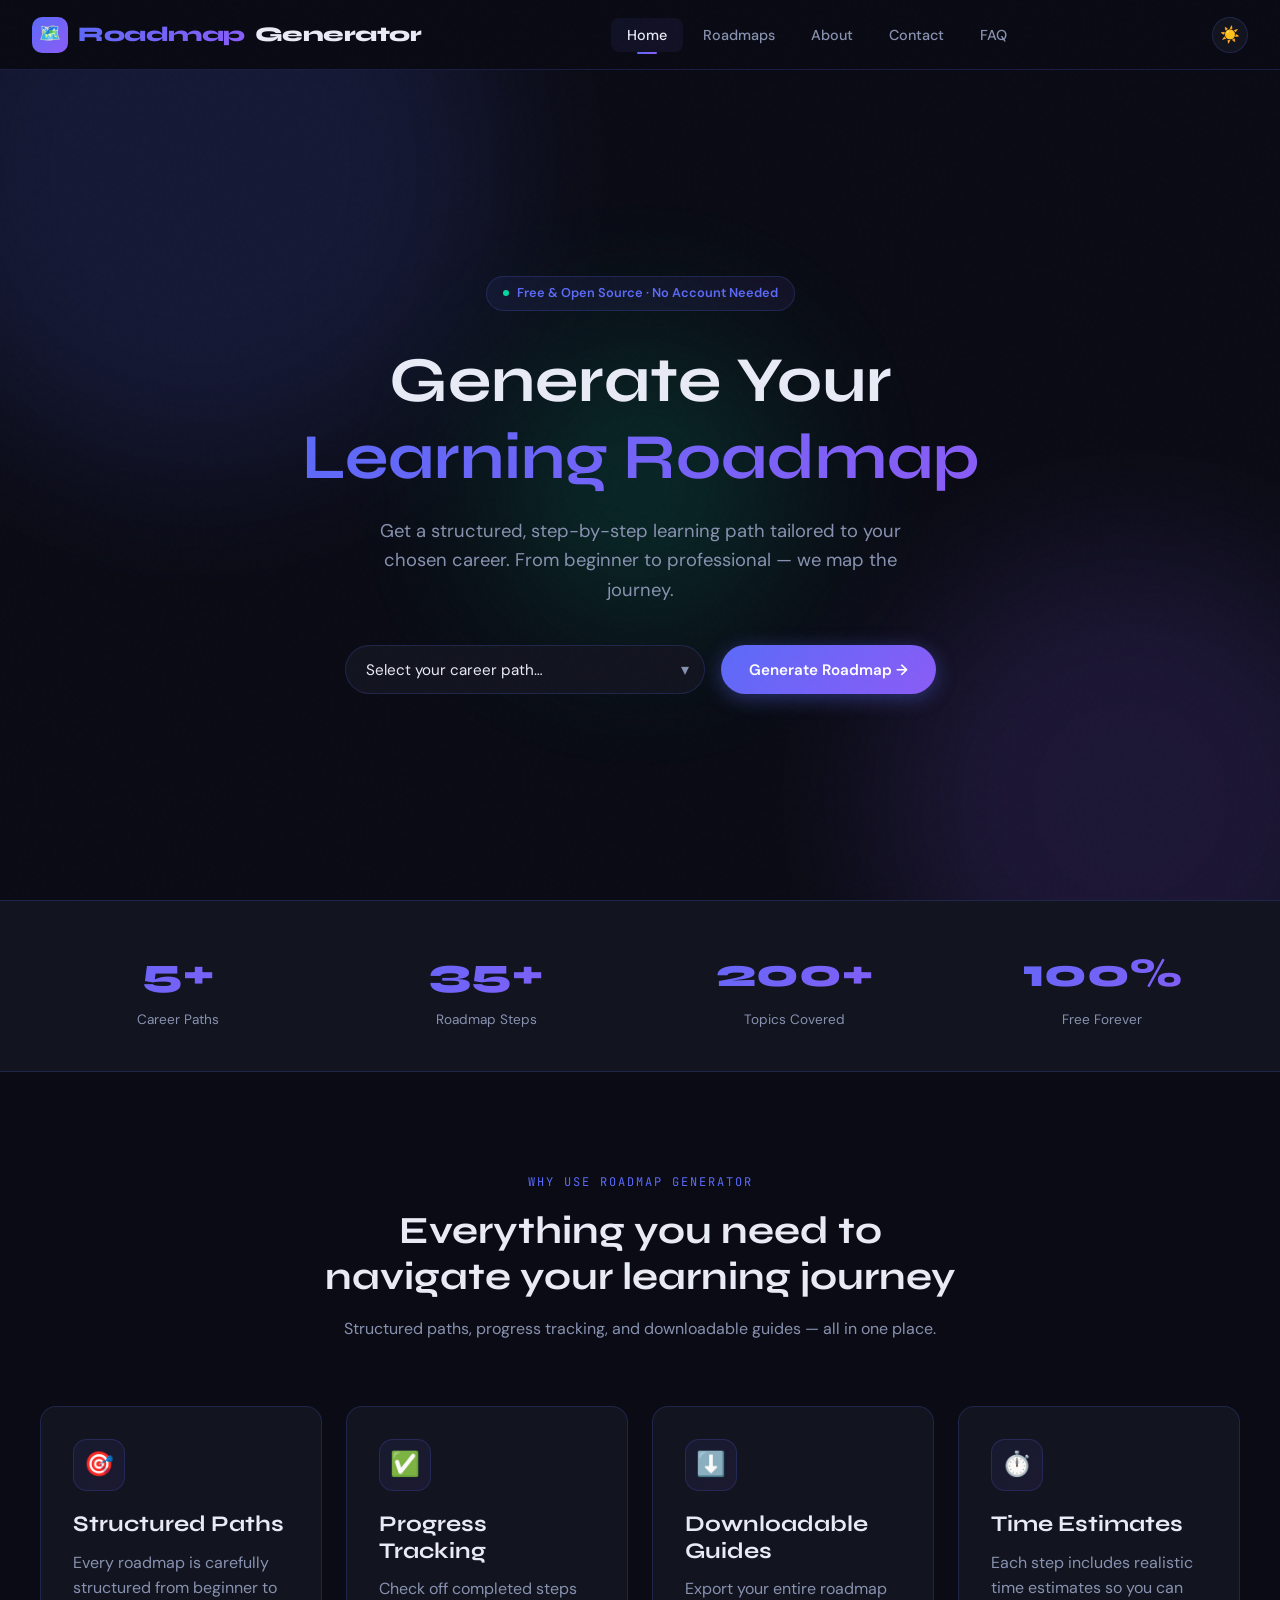
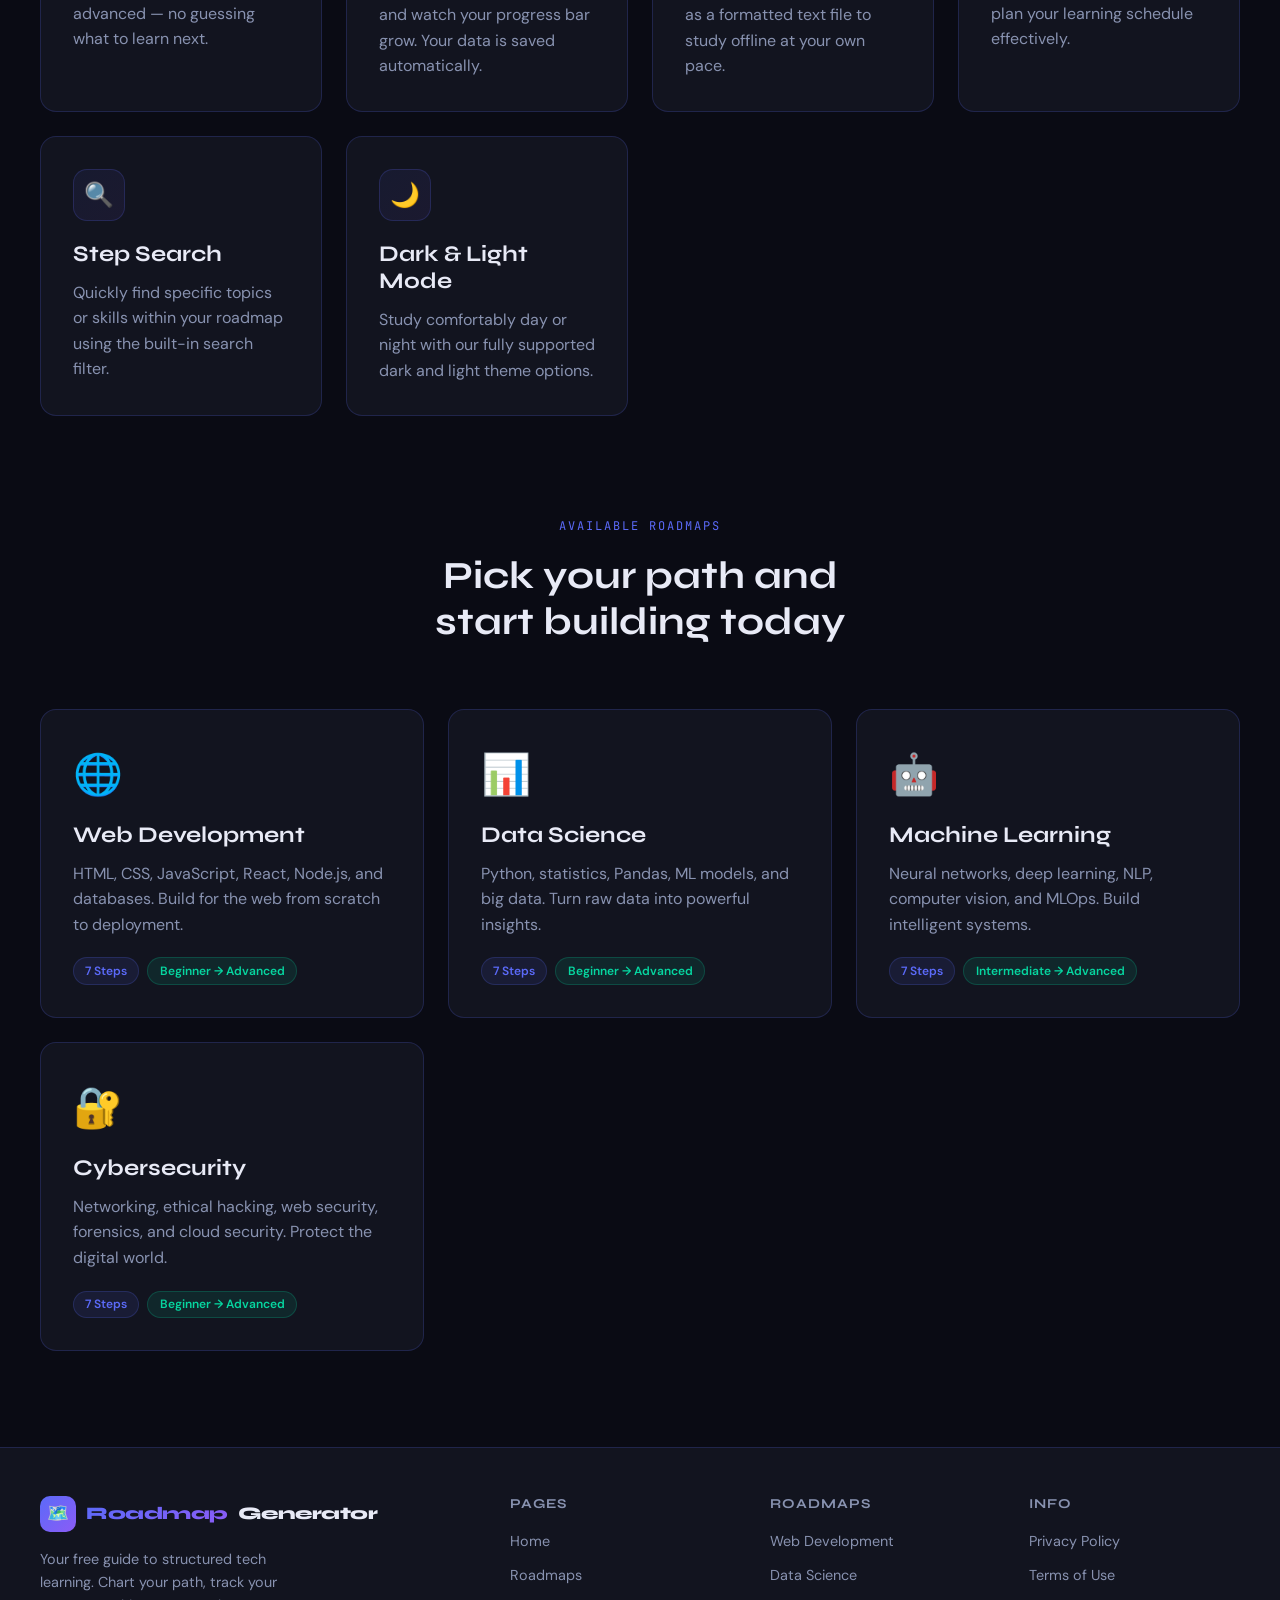
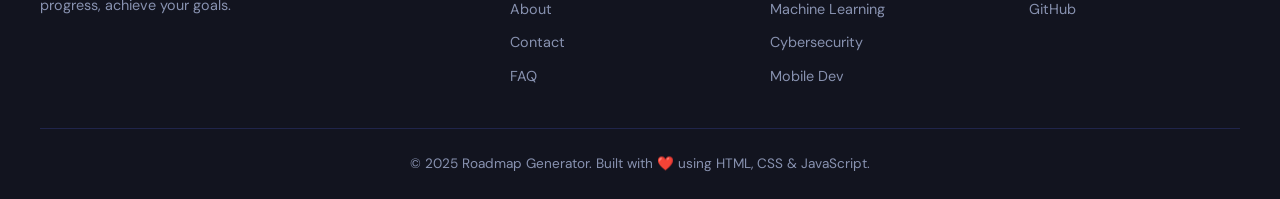
<file: roadmap-generator/index.html>
<!DOCTYPE html>
<html lang="en">
<head>
  <meta charset="UTF-8">
  <meta name="viewport" content="width=device-width, initial-scale=1.0">
  <title>Roadmap Generator — Chart Your Learning Path</title>
  <link rel="preconnect" href="https://fonts.googleapis.com">
  <link rel="preconnect" href="https://fonts.gstatic.com" crossorigin>
  <link href="https://fonts.googleapis.com/css2?family=Syne:wght@400;600;700;800&family=DM+Sans:ital,wght@0,300;0,400;0,500;0,600;1,400&family=JetBrains+Mono:wght@400;600&display=swap" rel="stylesheet">
  <link rel="stylesheet" href="css/style.css">
</head>
<body>

  <!-- NAVBAR -->
  <nav class="navbar">
    <a href="index.html" class="nav-logo">
      <div class="logo-icon">🗺️</div>
      <span>Roadmap</span>Generator
    </a>
    <ul class="nav-links">
      <li><a href="index.html" class="active">Home</a></li>
      <li><a href="roadmap.html">Roadmaps</a></li>
      <li><a href="about.html">About</a></li>
      <li><a href="contact.html">Contact</a></li>
      <li><a href="faq.html">FAQ</a></li>
    </ul>
    <div class="nav-actions">
      <button class="theme-toggle" aria-label="Toggle theme">☀️</button>
      <button class="hamburger" aria-label="Open menu">
        <span></span><span></span><span></span>
      </button>
    </div>
  </nav>

  <!-- MOBILE MENU -->
  <div class="mobile-menu">
    <a href="index.html" class="active">🏠 Home</a>
    <a href="roadmap.html">🗺️ Roadmaps</a>
    <a href="about.html">ℹ️ About</a>
    <a href="contact.html">✉️ Contact</a>
    <a href="faq.html">❓ FAQ</a>
  </div>

  <!-- HERO -->
  <section class="hero">
    <div class="hero-bg">
      <div class="hero-blob"></div>
      <div class="hero-blob"></div>
      <div class="hero-blob"></div>
    </div>
    <div class="hero-content">
      <div class="hero-badge">
        <span class="dot"></span>
        Free & Open Source · No Account Needed
      </div>
      <h1>
        Generate Your
        <span class="highlight">Learning Roadmap</span>
      </h1>
      <p>Get a structured, step-by-step learning path tailored to your chosen career. From beginner to professional — we map the journey.</p>

      <form class="hero-form" id="hero-form">
        <div class="select-wrapper">
          <select class="hero-select" id="career-select">
            <option value="">Select your career path…</option>
            <option value="web-dev">🌐 Web Development</option>
            <option value="data-science">📊 Data Science</option>
            <option value="machine-learning">🤖 Machine Learning</option>
            <option value="cybersecurity">🔐 Cybersecurity</option>
            <option value="mobile-dev">📱 Mobile App Development</option>
          </select>
        </div>
        <button type="submit" class="btn btn-primary">
          Generate Roadmap →
        </button>
      </form>
    </div>
  </section>

  <!-- STATS -->
  <div class="stats-bar">
    <div class="stats-grid container">
      <div class="stat-item">
        <div class="stat-num">5+</div>
        <div class="stat-label">Career Paths</div>
      </div>
      <div class="stat-item">
        <div class="stat-num">35+</div>
        <div class="stat-label">Roadmap Steps</div>
      </div>
      <div class="stat-item">
        <div class="stat-num">200+</div>
        <div class="stat-label">Topics Covered</div>
      </div>
      <div class="stat-item">
        <div class="stat-num">100%</div>
        <div class="stat-label">Free Forever</div>
      </div>
    </div>
  </div>

  <!-- FEATURES -->
  <section class="section">
    <div class="container">
      <div class="section-header">
        <div class="section-tag">Why Use Roadmap Generator</div>
        <h2>Everything you need to<br>navigate your learning journey</h2>
        <p>Structured paths, progress tracking, and downloadable guides — all in one place.</p>
      </div>

      <div class="grid-3">
        <div class="card reveal">
          <div class="card-icon">🎯</div>
          <h3>Structured Paths</h3>
          <p>Every roadmap is carefully structured from beginner to advanced — no guessing what to learn next.</p>
        </div>
        <div class="card reveal">
          <div class="card-icon">✅</div>
          <h3>Progress Tracking</h3>
          <p>Check off completed steps and watch your progress bar grow. Your data is saved automatically.</p>
        </div>
        <div class="card reveal">
          <div class="card-icon">⬇️</div>
          <h3>Downloadable Guides</h3>
          <p>Export your entire roadmap as a formatted text file to study offline at your own pace.</p>
        </div>
        <div class="card reveal">
          <div class="card-icon">⏱️</div>
          <h3>Time Estimates</h3>
          <p>Each step includes realistic time estimates so you can plan your learning schedule effectively.</p>
        </div>
        <div class="card reveal">
          <div class="card-icon">🔍</div>
          <h3>Step Search</h3>
          <p>Quickly find specific topics or skills within your roadmap using the built-in search filter.</p>
        </div>
        <div class="card reveal">
          <div class="card-icon">🌙</div>
          <h3>Dark & Light Mode</h3>
          <p>Study comfortably day or night with our fully supported dark and light theme options.</p>
        </div>
      </div>
    </div>
  </section>

  <!-- PATHS PREVIEW -->
  <section class="section" style="padding-top:0">
    <div class="container">
      <div class="section-header">
        <div class="section-tag">Available Roadmaps</div>
        <h2>Pick your path and<br>start building today</h2>
      </div>

      <div class="grid-2">
        <a href="roadmap.html?career=web-dev" style="display:block">
          <div class="card reveal" style="cursor:pointer">
            <div style="font-size:2.5rem;margin-bottom:1rem;">🌐</div>
            <h3>Web Development</h3>
            <p>HTML, CSS, JavaScript, React, Node.js, and databases. Build for the web from scratch to deployment.</p>
            <div style="margin-top:1.25rem;display:flex;gap:0.5rem;flex-wrap:wrap">
              <span class="badge badge-duration">7 Steps</span>
              <span class="badge badge-level">Beginner → Advanced</span>
            </div>
          </div>
        </a>
        <a href="roadmap.html?career=data-science" style="display:block">
          <div class="card reveal" style="cursor:pointer">
            <div style="font-size:2.5rem;margin-bottom:1rem;">📊</div>
            <h3>Data Science</h3>
            <p>Python, statistics, Pandas, ML models, and big data. Turn raw data into powerful insights.</p>
            <div style="margin-top:1.25rem;display:flex;gap:0.5rem;flex-wrap:wrap">
              <span class="badge badge-duration">7 Steps</span>
              <span class="badge badge-level">Beginner → Advanced</span>
            </div>
          </div>
        </a>
        <a href="roadmap.html?career=machine-learning" style="display:block">
          <div class="card reveal" style="cursor:pointer">
            <div style="font-size:2.5rem;margin-bottom:1rem;">🤖</div>
            <h3>Machine Learning</h3>
            <p>Neural networks, deep learning, NLP, computer vision, and MLOps. Build intelligent systems.</p>
            <div style="margin-top:1.25rem;display:flex;gap:0.5rem;flex-wrap:wrap">
              <span class="badge badge-duration">7 Steps</span>
              <span class="badge badge-level">Intermediate → Advanced</span>
            </div>
          </div>
        </a>
        <a href="roadmap.html?career=cybersecurity" style="display:block">
          <div class="card reveal" style="cursor:pointer">
            <div style="font-size:2.5rem;margin-bottom:1rem;">🔐</div>
            <h3>Cybersecurity</h3>
            <p>Networking, ethical hacking, web security, forensics, and cloud security. Protect the digital world.</p>
            <div style="margin-top:1.25rem;display:flex;gap:0.5rem;flex-wrap:wrap">
              <span class="badge badge-duration">7 Steps</span>
              <span class="badge badge-level">Beginner → Advanced</span>
            </div>
          </div>
        </a>
      </div>
    </div>
  </section>

  <!-- FOOTER -->
  <footer>
    <div class="footer-grid">
      <div class="footer-brand">
        <div class="nav-logo" style="font-size:1.1rem">
          <div class="logo-icon">🗺️</div>
          <span>Roadmap</span>Generator
        </div>
        <p>Your free guide to structured tech learning. Chart your path, track your progress, achieve your goals.</p>
      </div>
      <div class="footer-col">
        <h4>Pages</h4>
        <ul>
          <li><a href="index.html">Home</a></li>
          <li><a href="roadmap.html">Roadmaps</a></li>
          <li><a href="about.html">About</a></li>
          <li><a href="contact.html">Contact</a></li>
          <li><a href="faq.html">FAQ</a></li>
        </ul>
      </div>
      <div class="footer-col">
        <h4>Roadmaps</h4>
        <ul>
          <li><a href="roadmap.html?career=web-dev">Web Development</a></li>
          <li><a href="roadmap.html?career=data-science">Data Science</a></li>
          <li><a href="roadmap.html?career=machine-learning">Machine Learning</a></li>
          <li><a href="roadmap.html?career=cybersecurity">Cybersecurity</a></li>
          <li><a href="roadmap.html?career=mobile-dev">Mobile Dev</a></li>
        </ul>
      </div>
      <div class="footer-col">
        <h4>Info</h4>
        <ul>
          <li><a href="#">Privacy Policy</a></li>
          <li><a href="#">Terms of Use</a></li>
          <li><a href="#">GitHub</a></li>
        </ul>
      </div>
    </div>
    <div class="footer-bottom">
      <p>© 2025 Roadmap Generator. Built with ❤️ using HTML, CSS & JavaScript.</p>
    </div>
  </footer>

  <script src="js/script.js"></script>

  <!-- Watson Assistant Chat -->
  <script>
    window.watsonAssistantChatOptions = {
      integrationID: "6b8936a1-8582-4b87-83d7-07c305870dae",
      region: "au-syd",
      serviceInstanceID: "b8e806a7-3db3-4eb7-8526-0b4dfb004dbf",
      onLoad: async (instance) => { await instance.render(); }
    };
    setTimeout(function(){
      const t=document.createElement('script');
      t.src="https://web-chat.global.assistant.watson.appdomain.cloud/versions/" + (window.watsonAssistantChatOptions.clientVersion || 'latest') + "/WatsonAssistantChatEntry.js";
      document.head.appendChild(t);
    });
  </script>
</body>
</html>
</file>
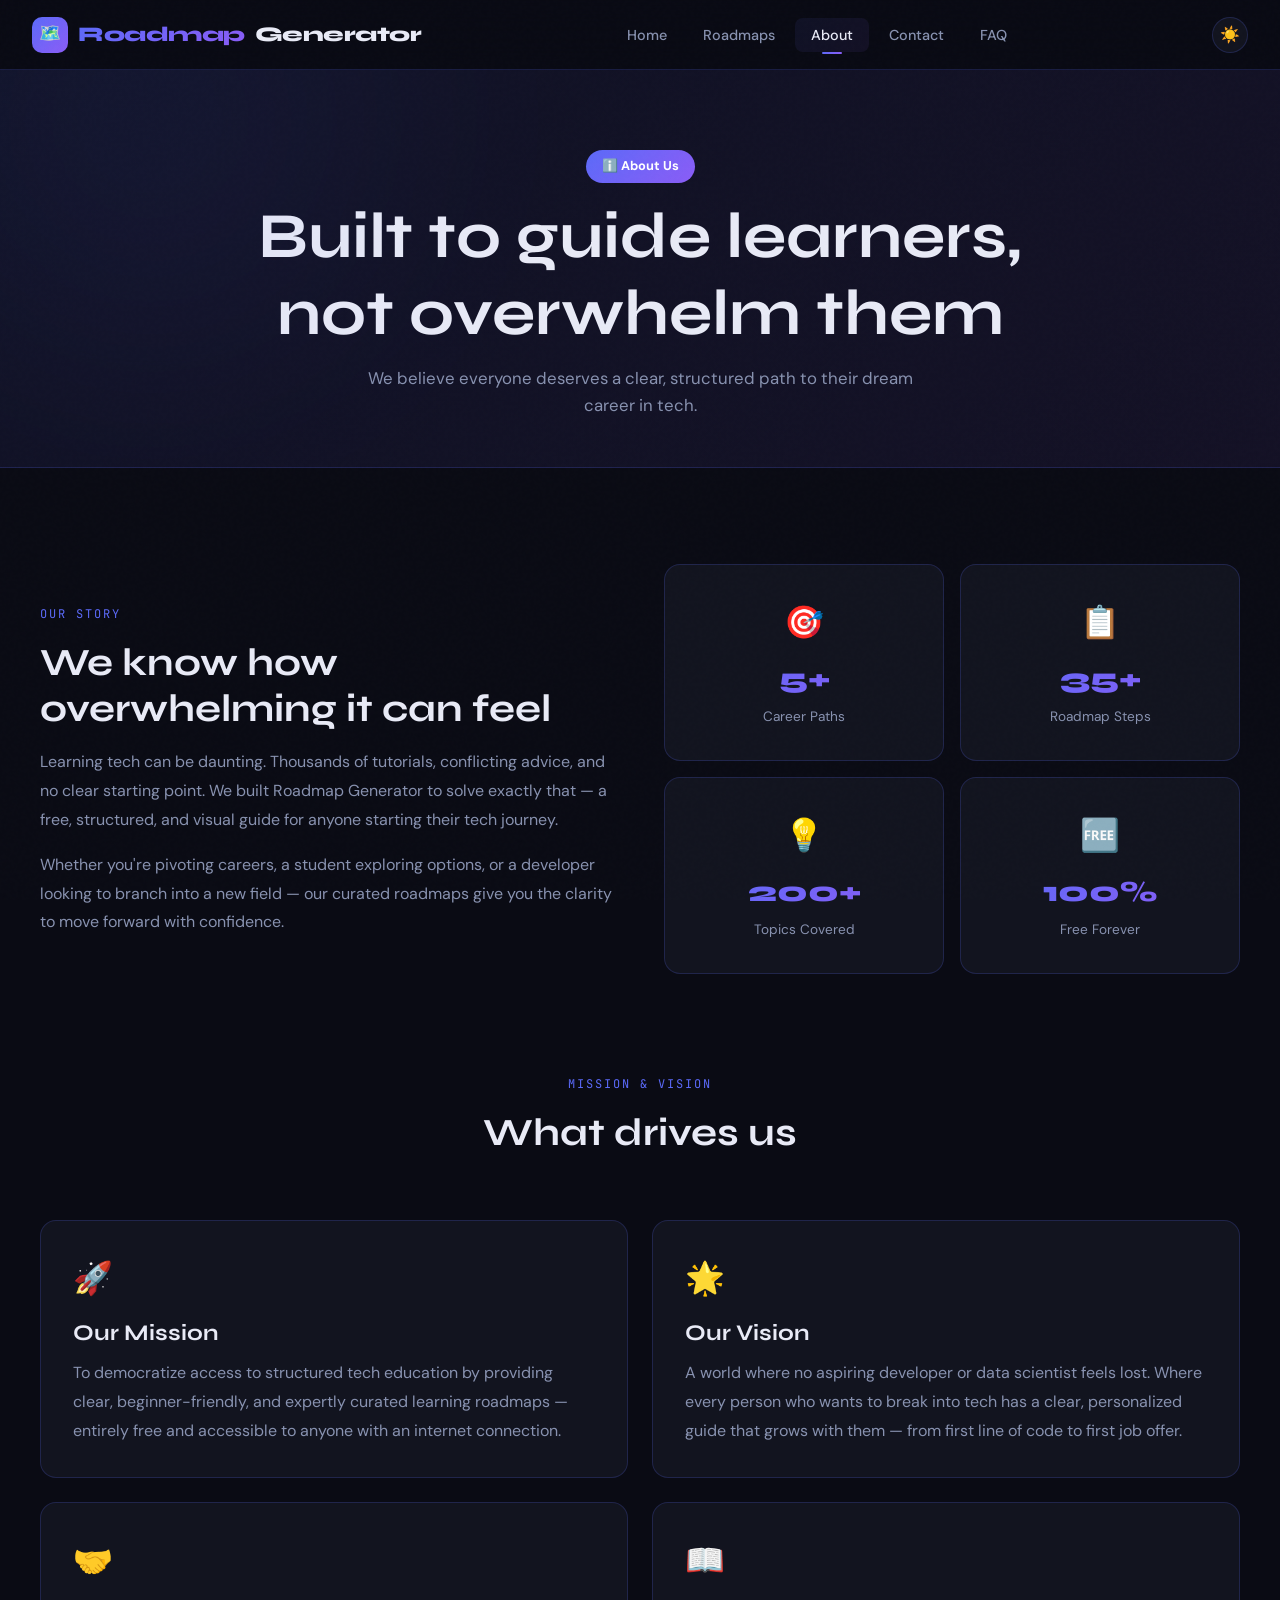
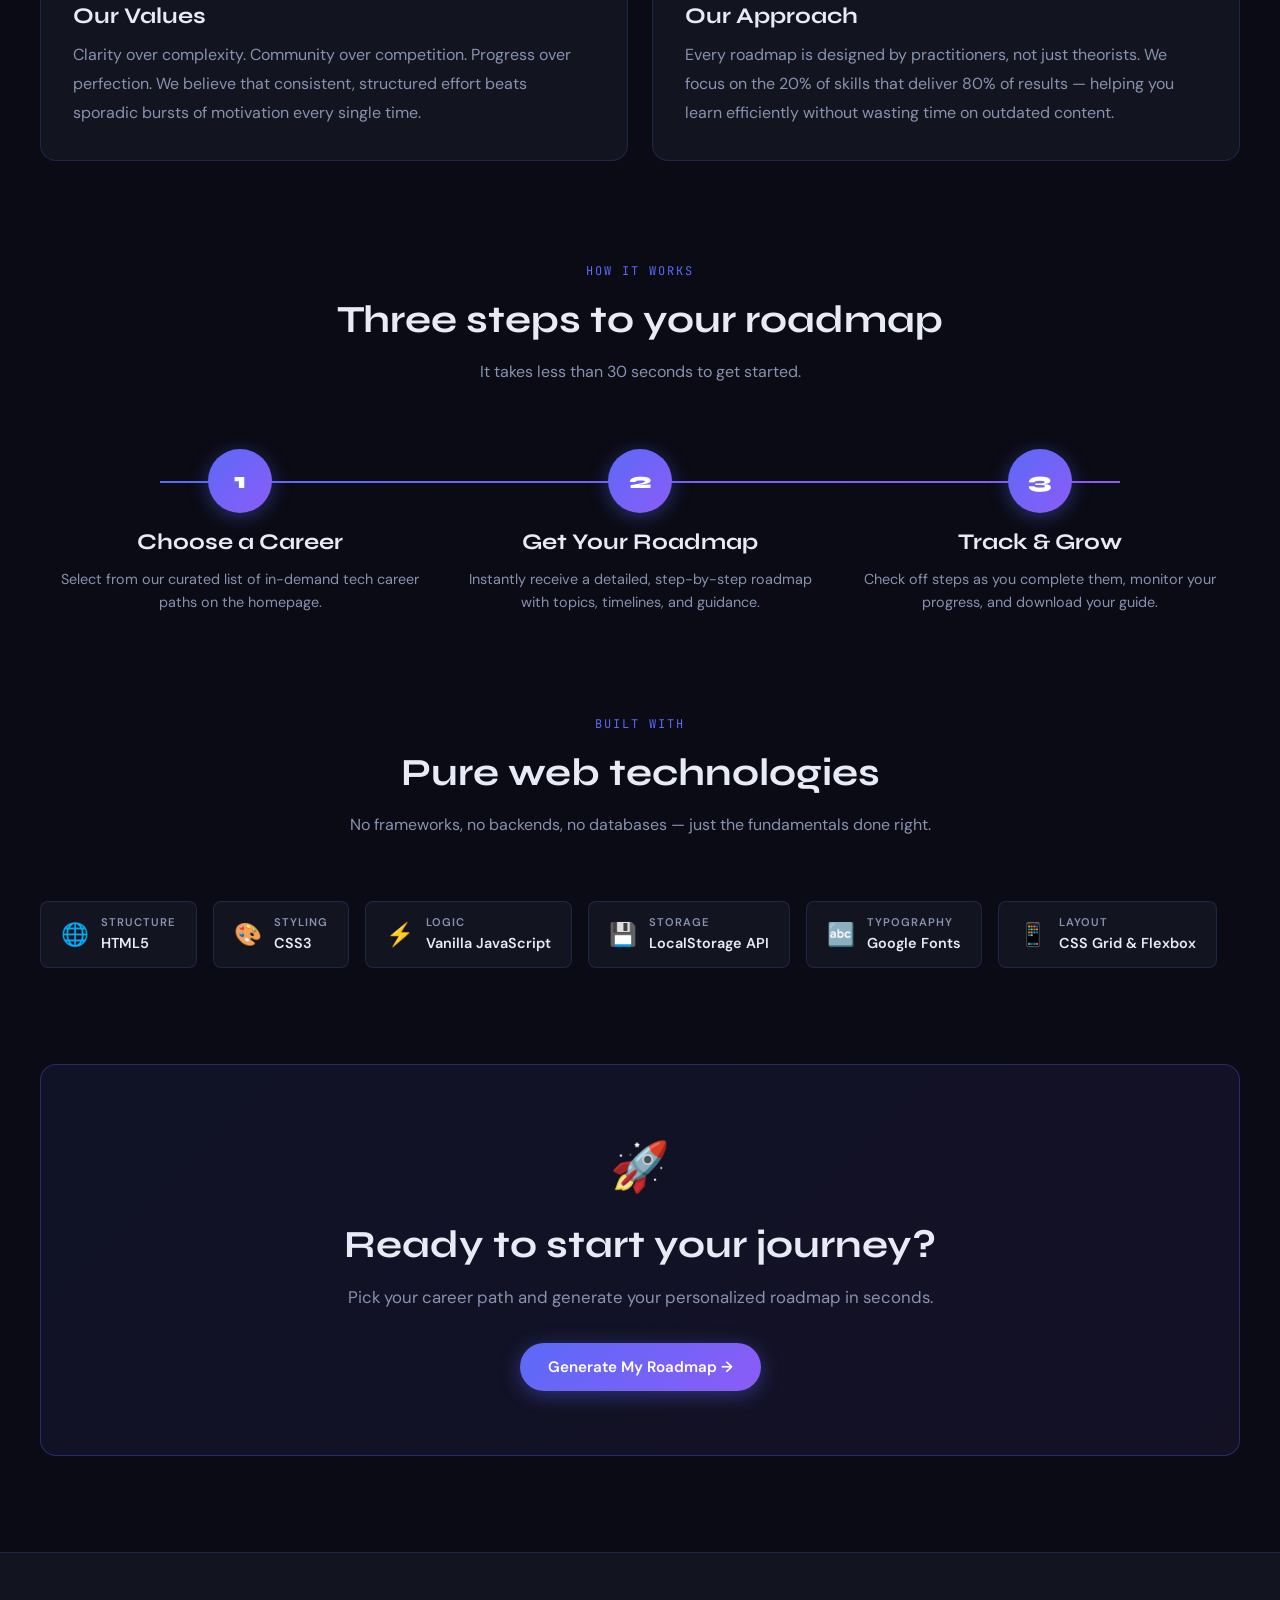
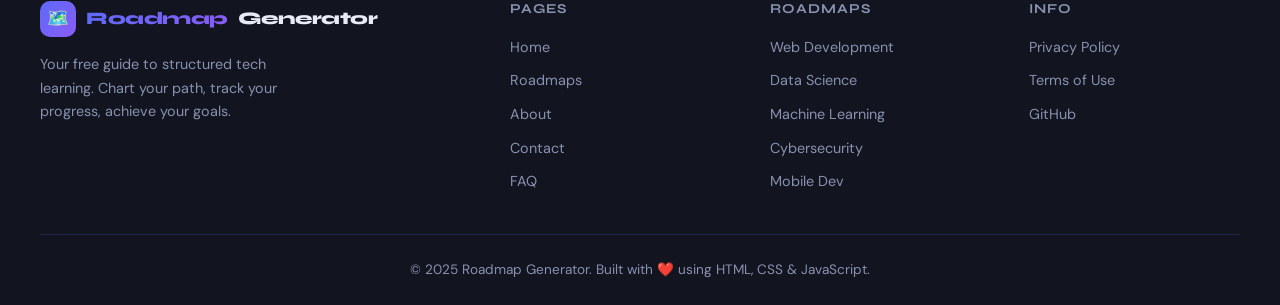
<file: roadmap-generator/about.html>
<!DOCTYPE html>
<html lang="en">
<head>
  <meta charset="UTF-8">
  <meta name="viewport" content="width=device-width, initial-scale=1.0">
  <title>About — Roadmap Generator</title>
  <link rel="preconnect" href="https://fonts.googleapis.com">
  <link rel="preconnect" href="https://fonts.gstatic.com" crossorigin>
  <link href="https://fonts.googleapis.com/css2?family=Syne:wght@400;600;700;800&family=DM+Sans:ital,wght@0,300;0,400;0,500;0,600;1,400&family=JetBrains+Mono:wght@400;600&display=swap" rel="stylesheet">
  <link rel="stylesheet" href="css/style.css">
</head>
<body>

  <!-- NAVBAR -->
  <nav class="navbar">
    <a href="index.html" class="nav-logo">
      <div class="logo-icon">🗺️</div>
      <span>Roadmap</span>Generator
    </a>
    <ul class="nav-links">
      <li><a href="index.html">Home</a></li>
      <li><a href="roadmap.html">Roadmaps</a></li>
      <li><a href="about.html" class="active">About</a></li>
      <li><a href="contact.html">Contact</a></li>
      <li><a href="faq.html">FAQ</a></li>
    </ul>
    <div class="nav-actions">
      <button class="theme-toggle" aria-label="Toggle theme">☀️</button>
      <button class="hamburger" aria-label="Open menu">
        <span></span><span></span><span></span>
      </button>
    </div>
  </nav>

  <!-- MOBILE MENU -->
  <div class="mobile-menu">
    <a href="index.html">🏠 Home</a>
    <a href="roadmap.html">🗺️ Roadmaps</a>
    <a href="about.html" class="active">ℹ️ About</a>
    <a href="contact.html">✉️ Contact</a>
    <a href="faq.html">❓ FAQ</a>
  </div>

  <!-- PAGE HERO -->
  <div class="page-hero">
    <div class="career-badge">ℹ️ About Us</div>
    <h1>Built to guide learners,<br>not overwhelm them</h1>
    <p style="max-width:550px;margin:0.75rem auto 0;font-size:1.05rem;">We believe everyone deserves a clear, structured path to their dream career in tech.</p>
  </div>

  <!-- INTRO -->
  <section class="section">
    <div class="container">
      <div style="display:grid;grid-template-columns:1fr 1fr;gap:3rem;align-items:center" class="about-intro">
        <div class="reveal">
          <div class="section-tag">Our Story</div>
          <h2 style="margin-bottom:1rem">We know how overwhelming it can feel</h2>
          <p style="margin-bottom:1rem;font-size:1rem;line-height:1.8">Learning tech can be daunting. Thousands of tutorials, conflicting advice, and no clear starting point. We built Roadmap Generator to solve exactly that — a free, structured, and visual guide for anyone starting their tech journey.</p>
          <p style="font-size:1rem;line-height:1.8">Whether you're pivoting careers, a student exploring options, or a developer looking to branch into a new field — our curated roadmaps give you the clarity to move forward with confidence.</p>
        </div>
        <div class="reveal" style="display:grid;grid-template-columns:1fr 1fr;gap:1rem">
          <div class="card" style="text-align:center">
            <div style="font-size:2rem;margin-bottom:0.5rem">🎯</div>
            <div class="stat-num" style="font-size:1.8rem">5+</div>
            <div class="stat-label">Career Paths</div>
          </div>
          <div class="card" style="text-align:center">
            <div style="font-size:2rem;margin-bottom:0.5rem">📋</div>
            <div class="stat-num" style="font-size:1.8rem">35+</div>
            <div class="stat-label">Roadmap Steps</div>
          </div>
          <div class="card" style="text-align:center">
            <div style="font-size:2rem;margin-bottom:0.5rem">💡</div>
            <div class="stat-num" style="font-size:1.8rem">200+</div>
            <div class="stat-label">Topics Covered</div>
          </div>
          <div class="card" style="text-align:center">
            <div style="font-size:2rem;margin-bottom:0.5rem">🆓</div>
            <div class="stat-num" style="font-size:1.8rem">100%</div>
            <div class="stat-label">Free Forever</div>
          </div>
        </div>
      </div>
    </div>
  </section>

  <!-- MISSION & VISION -->
  <section class="section" style="padding-top:0">
    <div class="container">
      <div class="section-header">
        <div class="section-tag">Mission & Vision</div>
        <h2>What drives us</h2>
      </div>
      <div class="mission-grid reveal">
        <div class="mission-card">
          <div class="mission-icon">🚀</div>
          <h3 style="margin-bottom:0.75rem">Our Mission</h3>
          <p style="line-height:1.8">To democratize access to structured tech education by providing clear, beginner-friendly, and expertly curated learning roadmaps — entirely free and accessible to anyone with an internet connection.</p>
        </div>
        <div class="mission-card">
          <div class="mission-icon">🌟</div>
          <h3 style="margin-bottom:0.75rem">Our Vision</h3>
          <p style="line-height:1.8">A world where no aspiring developer or data scientist feels lost. Where every person who wants to break into tech has a clear, personalized guide that grows with them — from first line of code to first job offer.</p>
        </div>
        <div class="mission-card">
          <div class="mission-icon">🤝</div>
          <h3 style="margin-bottom:0.75rem">Our Values</h3>
          <p style="line-height:1.8">Clarity over complexity. Community over competition. Progress over perfection. We believe that consistent, structured effort beats sporadic bursts of motivation every single time.</p>
        </div>
        <div class="mission-card">
          <div class="mission-icon">📖</div>
          <h3 style="margin-bottom:0.75rem">Our Approach</h3>
          <p style="line-height:1.8">Every roadmap is designed by practitioners, not just theorists. We focus on the 20% of skills that deliver 80% of results — helping you learn efficiently without wasting time on outdated content.</p>
        </div>
      </div>
    </div>
  </section>

  <!-- HOW IT WORKS -->
  <section class="section" style="padding-top:0">
    <div class="container">
      <div class="section-header">
        <div class="section-tag">How It Works</div>
        <h2>Three steps to your roadmap</h2>
        <p>It takes less than 30 seconds to get started.</p>
      </div>

      <div class="steps-flow reveal">
        <div class="step-flow-item">
          <div class="step-flow-num">1</div>
          <h3 style="margin-bottom:0.75rem">Choose a Career</h3>
          <p style="font-size:0.9rem">Select from our curated list of in-demand tech career paths on the homepage.</p>
        </div>
        <div class="step-flow-item">
          <div class="step-flow-num">2</div>
          <h3 style="margin-bottom:0.75rem">Get Your Roadmap</h3>
          <p style="font-size:0.9rem">Instantly receive a detailed, step-by-step roadmap with topics, timelines, and guidance.</p>
        </div>
        <div class="step-flow-item">
          <div class="step-flow-num">3</div>
          <h3 style="margin-bottom:0.75rem">Track & Grow</h3>
          <p style="font-size:0.9rem">Check off steps as you complete them, monitor your progress, and download your guide.</p>
        </div>
      </div>
    </div>
  </section>

  <!-- TECH STACK -->
  <section class="section" style="padding-top:0">
    <div class="container">
      <div class="section-header">
        <div class="section-tag">Built With</div>
        <h2>Pure web technologies</h2>
        <p>No frameworks, no backends, no databases — just the fundamentals done right.</p>
      </div>
      <div class="tech-grid reveal">
        <div class="tech-badge">
          <span class="tech-emoji">🌐</span>
          <div>
            <div style="font-size:0.7rem;color:var(--text-muted);text-transform:uppercase;letter-spacing:1px">Structure</div>
            <div>HTML5</div>
          </div>
        </div>
        <div class="tech-badge">
          <span class="tech-emoji">🎨</span>
          <div>
            <div style="font-size:0.7rem;color:var(--text-muted);text-transform:uppercase;letter-spacing:1px">Styling</div>
            <div>CSS3</div>
          </div>
        </div>
        <div class="tech-badge">
          <span class="tech-emoji">⚡</span>
          <div>
            <div style="font-size:0.7rem;color:var(--text-muted);text-transform:uppercase;letter-spacing:1px">Logic</div>
            <div>Vanilla JavaScript</div>
          </div>
        </div>
        <div class="tech-badge">
          <span class="tech-emoji">💾</span>
          <div>
            <div style="font-size:0.7rem;color:var(--text-muted);text-transform:uppercase;letter-spacing:1px">Storage</div>
            <div>LocalStorage API</div>
          </div>
        </div>
        <div class="tech-badge">
          <span class="tech-emoji">🔤</span>
          <div>
            <div style="font-size:0.7rem;color:var(--text-muted);text-transform:uppercase;letter-spacing:1px">Typography</div>
            <div>Google Fonts</div>
          </div>
        </div>
        <div class="tech-badge">
          <span class="tech-emoji">📱</span>
          <div>
            <div style="font-size:0.7rem;color:var(--text-muted);text-transform:uppercase;letter-spacing:1px">Layout</div>
            <div>CSS Grid & Flexbox</div>
          </div>
        </div>
      </div>
    </div>
  </section>

  <!-- CTA -->
  <section class="section" style="padding-top:0">
    <div class="container">
      <div class="card reveal" style="text-align:center;padding:4rem;background:var(--gradient-bg);border-color:rgba(91,106,248,0.3)">
        <div style="font-size:3rem;margin-bottom:1rem">🚀</div>
        <h2 style="margin-bottom:1rem">Ready to start your journey?</h2>
        <p style="margin-bottom:2rem;font-size:1.05rem">Pick your career path and generate your personalized roadmap in seconds.</p>
        <a href="index.html" class="btn btn-primary">Generate My Roadmap →</a>
      </div>
    </div>
  </section>

  <!-- FOOTER -->
  <footer>
    <div class="footer-grid">
      <div class="footer-brand">
        <div class="nav-logo" style="font-size:1.1rem">
          <div class="logo-icon">🗺️</div>
          <span>Roadmap</span>Generator
        </div>
        <p>Your free guide to structured tech learning. Chart your path, track your progress, achieve your goals.</p>
      </div>
      <div class="footer-col">
        <h4>Pages</h4>
        <ul>
          <li><a href="index.html">Home</a></li>
          <li><a href="roadmap.html">Roadmaps</a></li>
          <li><a href="about.html">About</a></li>
          <li><a href="contact.html">Contact</a></li>
          <li><a href="faq.html">FAQ</a></li>
        </ul>
      </div>
      <div class="footer-col">
        <h4>Roadmaps</h4>
        <ul>
          <li><a href="roadmap.html?career=web-dev">Web Development</a></li>
          <li><a href="roadmap.html?career=data-science">Data Science</a></li>
          <li><a href="roadmap.html?career=machine-learning">Machine Learning</a></li>
          <li><a href="roadmap.html?career=cybersecurity">Cybersecurity</a></li>
          <li><a href="roadmap.html?career=mobile-dev">Mobile Dev</a></li>
        </ul>
      </div>
      <div class="footer-col">
        <h4>Info</h4>
        <ul>
          <li><a href="#">Privacy Policy</a></li>
          <li><a href="#">Terms of Use</a></li>
          <li><a href="#">GitHub</a></li>
        </ul>
      </div>
    </div>
    <div class="footer-bottom">
      <p>© 2025 Roadmap Generator. Built with ❤️ using HTML, CSS & JavaScript.</p>
    </div>
  </footer>

  <script src="js/script.js"></script>
  <style>
    @media (max-width: 768px) {
      .about-intro { grid-template-columns: 1fr !important; }
    }
  </style>

  <!-- Watson Assistant Chat -->
  <script>
    window.watsonAssistantChatOptions = {
      integrationID: "6b8936a1-8582-4b87-83d7-07c305870dae",
      region: "au-syd",
      serviceInstanceID: "b8e806a7-3db3-4eb7-8526-0b4dfb004dbf",
      onLoad: async (instance) => { await instance.render(); }
    };
    setTimeout(function(){
      const t=document.createElement('script');
      t.src="https://web-chat.global.assistant.watson.appdomain.cloud/versions/" + (window.watsonAssistantChatOptions.clientVersion || 'latest') + "/WatsonAssistantChatEntry.js";
      document.head.appendChild(t);
    });
  </script>
</body>
</html>
</file>
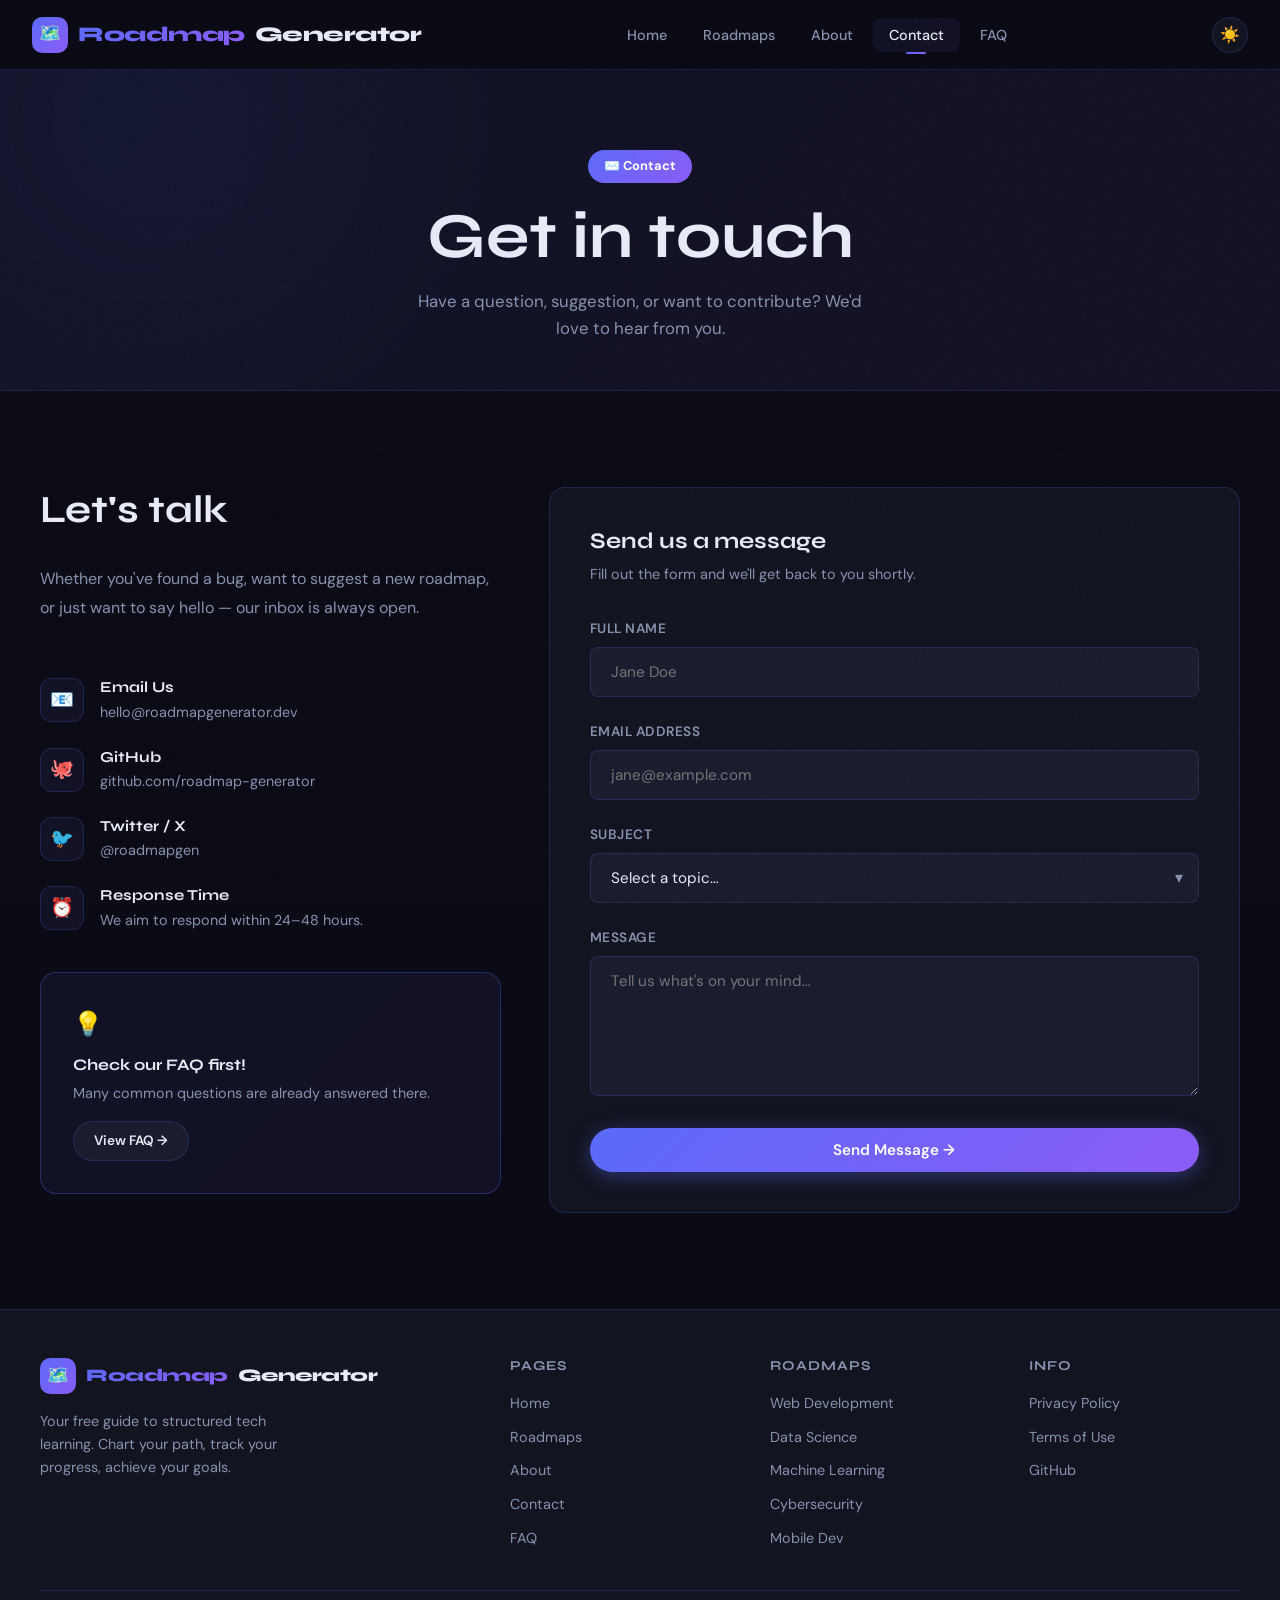
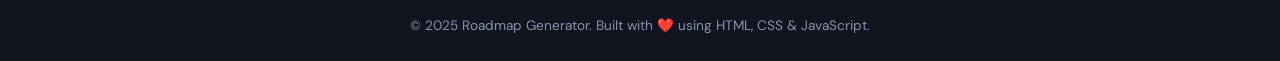
<file: roadmap-generator/contact.html>
<!DOCTYPE html>
<html lang="en">
<head>
  <meta charset="UTF-8">
  <meta name="viewport" content="width=device-width, initial-scale=1.0">
  <title>Contact — Roadmap Generator</title>
  <link rel="preconnect" href="https://fonts.googleapis.com">
  <link rel="preconnect" href="https://fonts.gstatic.com" crossorigin>
  <link href="https://fonts.googleapis.com/css2?family=Syne:wght@400;600;700;800&family=DM+Sans:ital,wght@0,300;0,400;0,500;0,600;1,400&family=JetBrains+Mono:wght@400;600&display=swap" rel="stylesheet">
  <link rel="stylesheet" href="css/style.css">
</head>
<body>

  <!-- NAVBAR -->
  <nav class="navbar">
    <a href="index.html" class="nav-logo">
      <div class="logo-icon">🗺️</div>
      <span>Roadmap</span>Generator
    </a>
    <ul class="nav-links">
      <li><a href="index.html">Home</a></li>
      <li><a href="roadmap.html">Roadmaps</a></li>
      <li><a href="about.html">About</a></li>
      <li><a href="contact.html" class="active">Contact</a></li>
      <li><a href="faq.html">FAQ</a></li>
    </ul>
    <div class="nav-actions">
      <button class="theme-toggle" aria-label="Toggle theme">☀️</button>
      <button class="hamburger" aria-label="Open menu">
        <span></span><span></span><span></span>
      </button>
    </div>
  </nav>

  <!-- MOBILE MENU -->
  <div class="mobile-menu">
    <a href="index.html">🏠 Home</a>
    <a href="roadmap.html">🗺️ Roadmaps</a>
    <a href="about.html">ℹ️ About</a>
    <a href="contact.html" class="active">✉️ Contact</a>
    <a href="faq.html">❓ FAQ</a>
  </div>

  <!-- PAGE HERO -->
  <div class="page-hero">
    <div class="career-badge">✉️ Contact</div>
    <h1>Get in touch</h1>
    <p style="max-width:480px;margin:0.75rem auto 0;font-size:1.05rem;">Have a question, suggestion, or want to contribute? We'd love to hear from you.</p>
  </div>

  <!-- CONTACT SECTION -->
  <section class="section">
    <div class="container">
      <div class="contact-grid">

        <!-- Contact Info -->
        <div class="contact-info reveal">
          <h2 style="margin-bottom:0.5rem">Let's talk</h2>
          <p style="margin-bottom:2rem;font-size:1rem;line-height:1.8">Whether you've found a bug, want to suggest a new roadmap, or just want to say hello — our inbox is always open.</p>

          <div class="contact-item">
            <div class="contact-item-icon">📧</div>
            <div>
              <h4>Email Us</h4>
              <p>hello@roadmapgenerator.dev</p>
            </div>
          </div>

          <div class="contact-item">
            <div class="contact-item-icon">🐙</div>
            <div>
              <h4>GitHub</h4>
              <p>github.com/roadmap-generator</p>
            </div>
          </div>

          <div class="contact-item">
            <div class="contact-item-icon">🐦</div>
            <div>
              <h4>Twitter / X</h4>
              <p>@roadmapgen</p>
            </div>
          </div>

          <div class="contact-item">
            <div class="contact-item-icon">⏰</div>
            <div>
              <h4>Response Time</h4>
              <p>We aim to respond within 24–48 hours.</p>
            </div>
          </div>

          <!-- FAQ CTA -->
          <div class="card" style="margin-top:1rem;background:var(--gradient-bg);border-color:rgba(91,106,248,0.3)">
            <div style="font-size:1.5rem;margin-bottom:0.75rem">💡</div>
            <h3 style="margin-bottom:0.5rem;font-size:1rem">Check our FAQ first!</h3>
            <p style="font-size:0.9rem;margin-bottom:1rem">Many common questions are already answered there.</p>
            <a href="faq.html" class="btn btn-secondary btn-sm">View FAQ →</a>
          </div>
        </div>

        <!-- Contact Form -->
        <div class="form-card reveal">
          <h3 style="margin-bottom:0.5rem">Send us a message</h3>
          <p style="font-size:0.9rem;margin-bottom:2rem">Fill out the form and we'll get back to you shortly.</p>

          <form id="contact-form">
            <div class="form-group">
              <label for="name">Full Name</label>
              <input type="text" id="name" placeholder="Jane Doe" autocomplete="name">
              <div class="form-error"></div>
            </div>
            <div class="form-group">
              <label for="email">Email Address</label>
              <input type="email" id="email" placeholder="jane@example.com" autocomplete="email">
              <div class="form-error"></div>
            </div>
            <div class="form-group">
              <label for="subject" style="display:block;font-size:0.85rem;font-weight:600;margin-bottom:0.5rem;color:var(--text-muted);text-transform:uppercase;letter-spacing:0.5px">Subject</label>
              <div style="position:relative">
                <select id="subject" style="width:100%;padding:0.85rem 2.5rem 0.85rem 1.25rem;background:var(--bg-card2);border:1px solid var(--border);border-radius:var(--radius-sm);color:var(--text);font-family:var(--font-body);font-size:0.95rem;appearance:none;transition:all var(--transition)">
                  <option value="">Select a topic…</option>
                  <option>Suggest a new roadmap</option>
                  <option>Report a bug</option>
                  <option>Feedback / improvement</option>
                  <option>Partnership / collaboration</option>
                  <option>Other</option>
                </select>
                <span style="position:absolute;right:1rem;top:50%;transform:translateY(-50%);color:var(--text-muted);pointer-events:none">▾</span>
              </div>
            </div>
            <div class="form-group">
              <label for="message">Message</label>
              <textarea id="message" placeholder="Tell us what's on your mind…"></textarea>
              <div class="form-error"></div>
            </div>
            <button type="submit" class="btn btn-primary" style="width:100%;justify-content:center">
              Send Message →
            </button>
          </form>

          <!-- Success Message -->
          <div id="success-message" class="success-message">
            <div class="success-icon">🎉</div>
            <h3>Message Sent!</h3>
            <p>Thanks for reaching out. We'll get back to you within 24–48 hours.</p>
            <button class="btn btn-secondary" style="margin-top:1.5rem" onclick="location.reload()">Send Another →</button>
          </div>
        </div>

      </div>
    </div>
  </section>

  <!-- FOOTER -->
  <footer>
    <div class="footer-grid">
      <div class="footer-brand">
        <div class="nav-logo" style="font-size:1.1rem">
          <div class="logo-icon">🗺️</div>
          <span>Roadmap</span>Generator
        </div>
        <p>Your free guide to structured tech learning. Chart your path, track your progress, achieve your goals.</p>
      </div>
      <div class="footer-col">
        <h4>Pages</h4>
        <ul>
          <li><a href="index.html">Home</a></li>
          <li><a href="roadmap.html">Roadmaps</a></li>
          <li><a href="about.html">About</a></li>
          <li><a href="contact.html">Contact</a></li>
          <li><a href="faq.html">FAQ</a></li>
        </ul>
      </div>
      <div class="footer-col">
        <h4>Roadmaps</h4>
        <ul>
          <li><a href="roadmap.html?career=web-dev">Web Development</a></li>
          <li><a href="roadmap.html?career=data-science">Data Science</a></li>
          <li><a href="roadmap.html?career=machine-learning">Machine Learning</a></li>
          <li><a href="roadmap.html?career=cybersecurity">Cybersecurity</a></li>
          <li><a href="roadmap.html?career=mobile-dev">Mobile Dev</a></li>
        </ul>
      </div>
      <div class="footer-col">
        <h4>Info</h4>
        <ul>
          <li><a href="#">Privacy Policy</a></li>
          <li><a href="#">Terms of Use</a></li>
          <li><a href="#">GitHub</a></li>
        </ul>
      </div>
    </div>
    <div class="footer-bottom">
      <p>© 2025 Roadmap Generator. Built with ❤️ using HTML, CSS & JavaScript.</p>
    </div>
  </footer>

  <script src="js/script.js"></script>

  <!-- Watson Assistant Chat -->
  <script>
    window.watsonAssistantChatOptions = {
      integrationID: "6b8936a1-8582-4b87-83d7-07c305870dae",
      region: "au-syd",
      serviceInstanceID: "b8e806a7-3db3-4eb7-8526-0b4dfb004dbf",
      onLoad: async (instance) => { await instance.render(); }
    };
    setTimeout(function(){
      const t=document.createElement('script');
      t.src="https://web-chat.global.assistant.watson.appdomain.cloud/versions/" + (window.watsonAssistantChatOptions.clientVersion || 'latest') + "/WatsonAssistantChatEntry.js";
      document.head.appendChild(t);
    });
  </script>
</body>
</html>
</file>
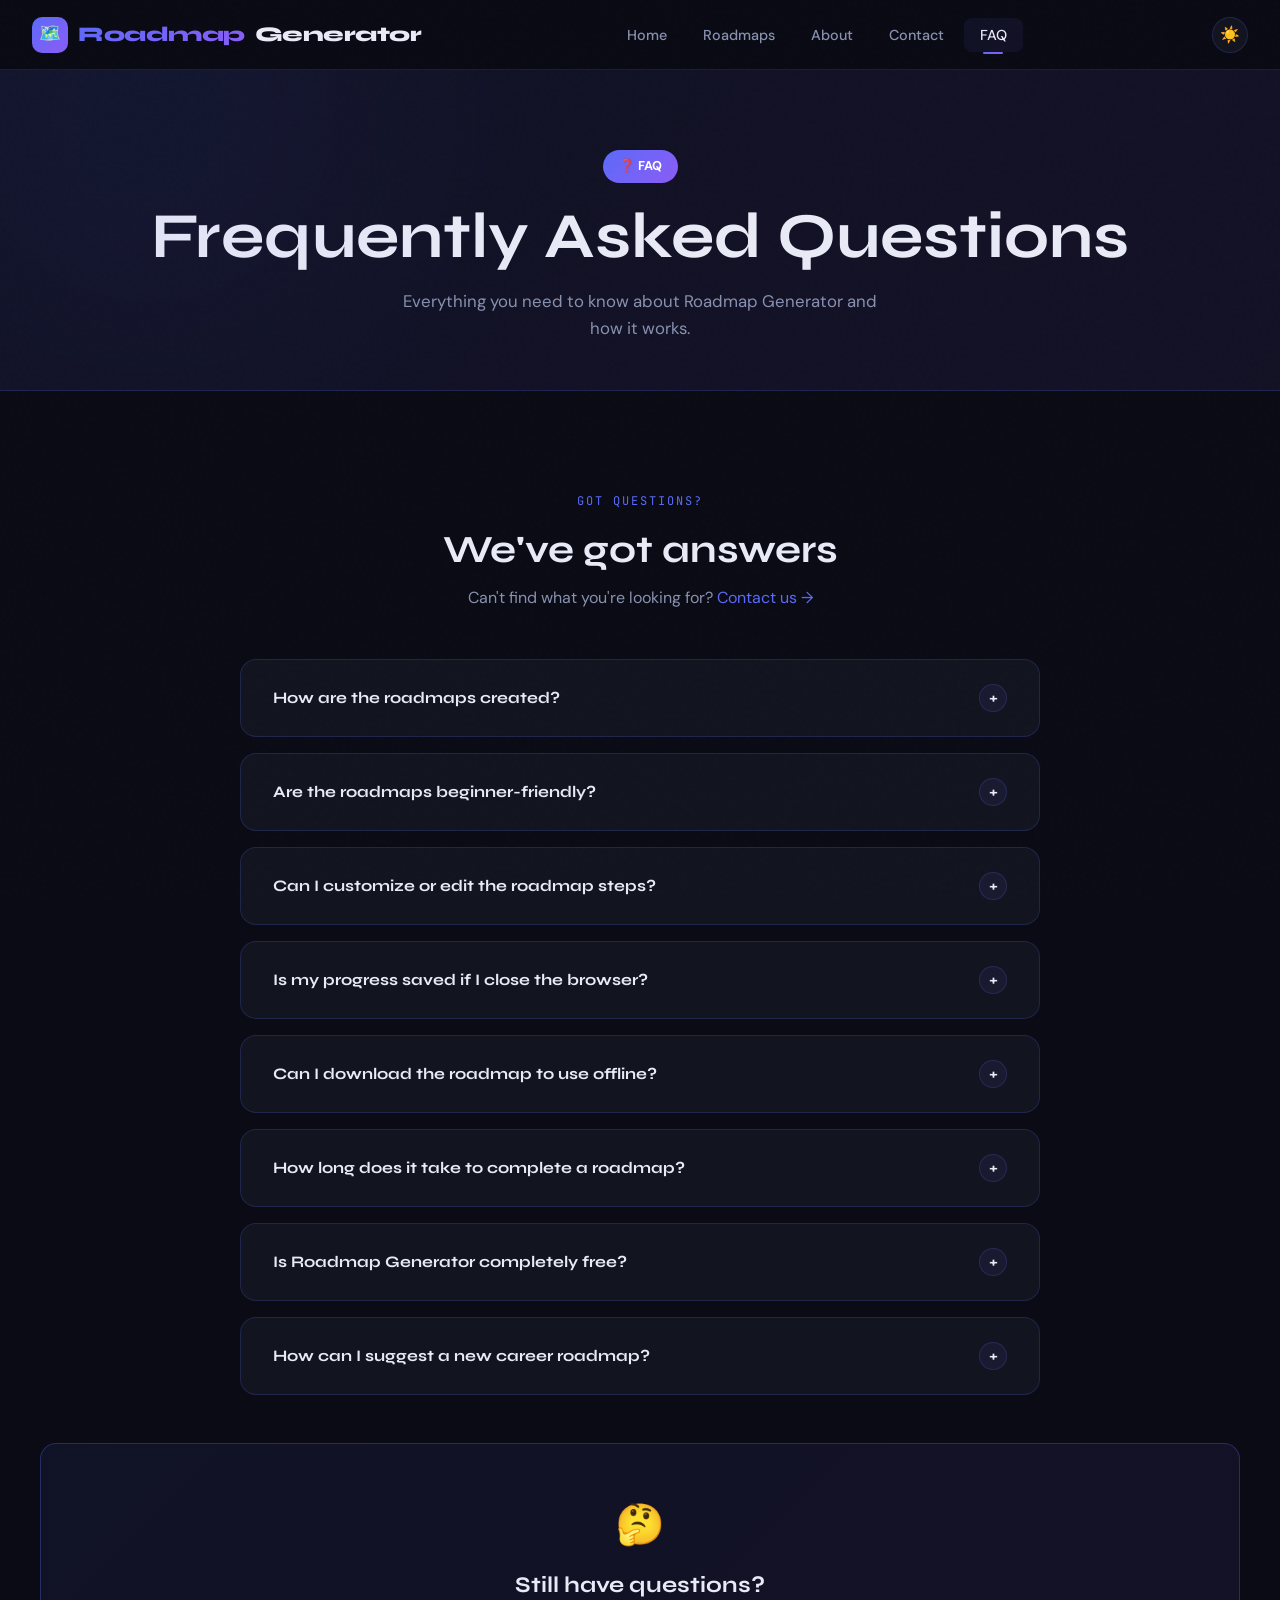
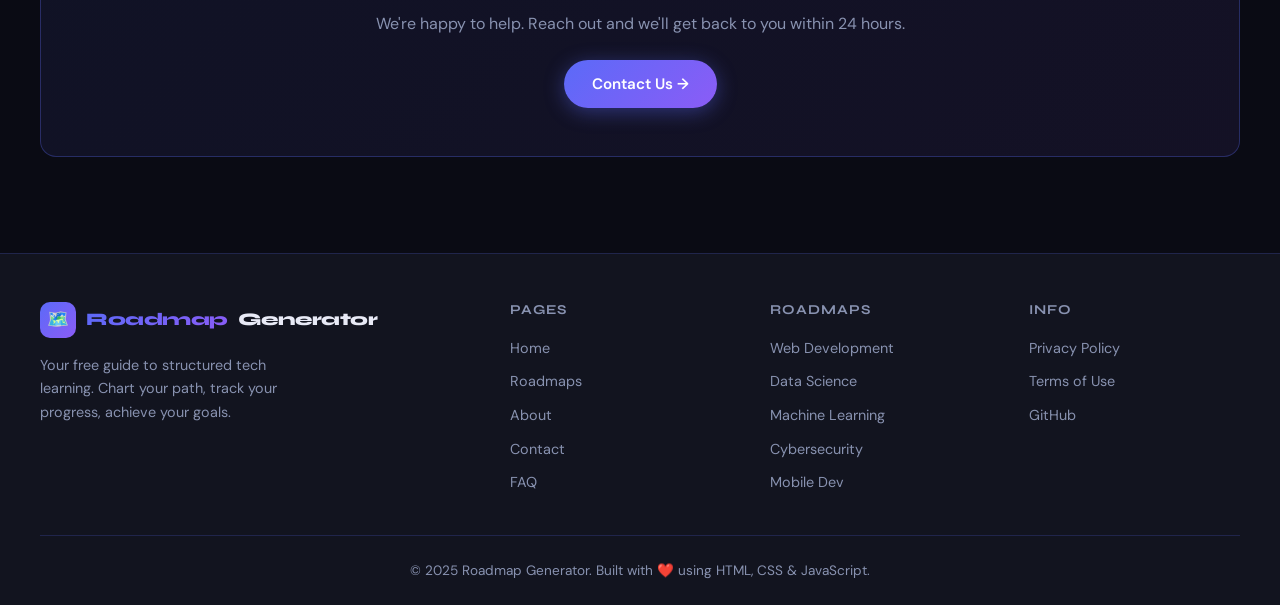
<file: roadmap-generator/faq.html>
<!DOCTYPE html>
<html lang="en">
<head>
  <meta charset="UTF-8">
  <meta name="viewport" content="width=device-width, initial-scale=1.0">
  <title>FAQ — Roadmap Generator</title>
  <link rel="preconnect" href="https://fonts.googleapis.com">
  <link rel="preconnect" href="https://fonts.gstatic.com" crossorigin>
  <link href="https://fonts.googleapis.com/css2?family=Syne:wght@400;600;700;800&family=DM+Sans:ital,wght@0,300;0,400;0,500;0,600;1,400&family=JetBrains+Mono:wght@400;600&display=swap" rel="stylesheet">
  <link rel="stylesheet" href="css/style.css">
</head>
<body>

  <!-- NAVBAR -->
  <nav class="navbar">
    <a href="index.html" class="nav-logo">
      <div class="logo-icon">🗺️</div>
      <span>Roadmap</span>Generator
    </a>
    <ul class="nav-links">
      <li><a href="index.html">Home</a></li>
      <li><a href="roadmap.html">Roadmaps</a></li>
      <li><a href="about.html">About</a></li>
      <li><a href="contact.html">Contact</a></li>
      <li><a href="faq.html" class="active">FAQ</a></li>
    </ul>
    <div class="nav-actions">
      <button class="theme-toggle" aria-label="Toggle theme">☀️</button>
      <button class="hamburger" aria-label="Open menu">
        <span></span><span></span><span></span>
      </button>
    </div>
  </nav>

  <!-- MOBILE MENU -->
  <div class="mobile-menu">
    <a href="index.html">🏠 Home</a>
    <a href="roadmap.html">🗺️ Roadmaps</a>
    <a href="about.html">ℹ️ About</a>
    <a href="contact.html">✉️ Contact</a>
    <a href="faq.html" class="active">❓ FAQ</a>
  </div>

  <!-- PAGE HERO -->
  <div class="page-hero">
    <div class="career-badge">❓ FAQ</div>
    <h1>Frequently Asked Questions</h1>
    <p style="max-width:500px;margin:0.75rem auto 0;font-size:1.05rem;">Everything you need to know about Roadmap Generator and how it works.</p>
  </div>

  <!-- FAQ SECTION -->
  <section class="section">
    <div class="container">

      <div style="text-align:center;margin-bottom:3rem" class="reveal">
        <div class="section-tag">Got Questions?</div>
        <h2>We've got answers</h2>
        <p style="margin-top:0.75rem">Can't find what you're looking for? <a href="contact.html" style="color:var(--primary)">Contact us →</a></p>
      </div>

      <div class="faq-list">

        <div class="faq-item reveal">
          <button class="faq-question">
            How are the roadmaps created?
            <span class="faq-icon">+</span>
          </button>
          <div class="faq-answer">
            <p>Our roadmaps are curated by experienced developers and practitioners in each field. We research industry trends, job descriptions, and learning resources to identify the most essential skills for each career path. The roadmaps are designed to be practical and job-market-relevant, not just theoretically complete. We focus on the skills that will actually get you hired or help you build real projects.</p>
          </div>
        </div>

        <div class="faq-item reveal">
          <button class="faq-question">
            Are the roadmaps beginner-friendly?
            <span class="faq-icon">+</span>
          </button>
          <div class="faq-answer">
            <p>Absolutely! Every roadmap starts from the very basics, assuming no prior knowledge in that specific field. Each step includes a "level" indicator (Beginner, Intermediate, or Advanced), so you always know where you are in your journey. We also include time estimates for each step to help you set realistic expectations. Whether you're a complete beginner or someone looking to level up, there's something in every roadmap for you.</p>
          </div>
        </div>

        <div class="faq-item reveal">
          <button class="faq-question">
            Can I customize or edit the roadmap steps?
            <span class="faq-icon">+</span>
          </button>
          <div class="faq-answer">
            <p>Currently, roadmaps are curated and fixed to ensure quality and structure. However, you can personalize your experience by checking off steps you've already completed — your progress is saved automatically in your browser. You can also download the roadmap as a text file and edit it however you like. We're working on a custom roadmap feature for a future update, so stay tuned!</p>
          </div>
        </div>

        <div class="faq-item reveal">
          <button class="faq-question">
            Is my progress saved if I close the browser?
            <span class="faq-icon">+</span>
          </button>
          <div class="faq-answer">
            <p>Yes! Your progress is automatically saved in your browser's local storage. This means your checked-off steps will persist even if you close the tab or restart your browser — as long as you're on the same device and browser, and haven't cleared your browser data. No account or sign-up is required. If you want to sync progress across devices, we recommend downloading the roadmap and keeping track manually.</p>
          </div>
        </div>

        <div class="faq-item reveal">
          <button class="faq-question">
            Can I download the roadmap to use offline?
            <span class="faq-icon">+</span>
          </button>
          <div class="faq-answer">
            <p>Yes! Every roadmap page has a "Download Roadmap" button that generates a nicely formatted .txt file containing all the steps, topics, durations, and your current progress. The file is generated entirely in your browser — no upload required. Simply open the file in any text editor to study offline. The download also includes a progress summary showing which steps you've marked as complete.</p>
          </div>
        </div>

        <div class="faq-item reveal">
          <button class="faq-question">
            How long does it take to complete a roadmap?
            <span class="faq-icon">+</span>
          </button>
          <div class="faq-answer">
            <p>This varies greatly depending on your pace, prior experience, and how many hours per week you dedicate. Each step includes an estimated time range (e.g., "4–6 weeks"), but these are guidelines, not strict deadlines. A typical roadmap takes anywhere from 6 months to 1.5 years if you're learning part-time. We recommend focusing on consistency over speed — even 1–2 hours per day will add up significantly over time.</p>
          </div>
        </div>

        <div class="faq-item reveal">
          <button class="faq-question">
            Is Roadmap Generator completely free?
            <span class="faq-icon">+</span>
          </button>
          <div class="faq-answer">
            <p>100% free — no hidden costs, no premium tiers, no account required. We believe structured learning guidance should be accessible to everyone regardless of their financial situation. We're an open-source project maintained by volunteers. If you find Roadmap Generator helpful, the best way to support us is to share it with others who might benefit!</p>
          </div>
        </div>

        <div class="faq-item reveal">
          <button class="faq-question">
            How can I suggest a new career roadmap?
            <span class="faq-icon">+</span>
          </button>
          <div class="faq-answer">
            <p>We love hearing suggestions from our community! Head over to our <a href="contact.html" style="color:var(--primary)">Contact page</a> and select "Suggest a new roadmap" as the subject. Tell us which career path you'd like to see covered and why you think it'd be valuable. We prioritize suggestions based on demand and our team's expertise. Popular requests include DevOps, UI/UX Design, Blockchain, and Game Development — which are all in the pipeline!</p>
          </div>
        </div>

      </div>

      <!-- Still have questions CTA -->
      <div class="card reveal" style="text-align:center;padding:3rem;margin-top:3rem;background:var(--gradient-bg);border-color:rgba(91,106,248,0.3)">
        <div style="font-size:2.5rem;margin-bottom:1rem">🤔</div>
        <h3 style="margin-bottom:0.75rem">Still have questions?</h3>
        <p style="margin-bottom:1.5rem">We're happy to help. Reach out and we'll get back to you within 24 hours.</p>
        <a href="contact.html" class="btn btn-primary">Contact Us →</a>
      </div>

    </div>
  </section>

  <!-- FOOTER -->
  <footer>
    <div class="footer-grid">
      <div class="footer-brand">
        <div class="nav-logo" style="font-size:1.1rem">
          <div class="logo-icon">🗺️</div>
          <span>Roadmap</span>Generator
        </div>
        <p>Your free guide to structured tech learning. Chart your path, track your progress, achieve your goals.</p>
      </div>
      <div class="footer-col">
        <h4>Pages</h4>
        <ul>
          <li><a href="index.html">Home</a></li>
          <li><a href="roadmap.html">Roadmaps</a></li>
          <li><a href="about.html">About</a></li>
          <li><a href="contact.html">Contact</a></li>
          <li><a href="faq.html">FAQ</a></li>
        </ul>
      </div>
      <div class="footer-col">
        <h4>Roadmaps</h4>
        <ul>
          <li><a href="roadmap.html?career=web-dev">Web Development</a></li>
          <li><a href="roadmap.html?career=data-science">Data Science</a></li>
          <li><a href="roadmap.html?career=machine-learning">Machine Learning</a></li>
          <li><a href="roadmap.html?career=cybersecurity">Cybersecurity</a></li>
          <li><a href="roadmap.html?career=mobile-dev">Mobile Dev</a></li>
        </ul>
      </div>
      <div class="footer-col">
        <h4>Info</h4>
        <ul>
          <li><a href="#">Privacy Policy</a></li>
          <li><a href="#">Terms of Use</a></li>
          <li><a href="#">GitHub</a></li>
        </ul>
      </div>
    </div>
    <div class="footer-bottom">
      <p>© 2025 Roadmap Generator. Built with ❤️ using HTML, CSS & JavaScript.</p>
    </div>
  </footer>

  <script src="js/script.js"></script>

  <!-- Watson Assistant Chat -->
  <script>
    window.watsonAssistantChatOptions = {
      integrationID: "6b8936a1-8582-4b87-83d7-07c305870dae",
      region: "au-syd",
      serviceInstanceID: "b8e806a7-3db3-4eb7-8526-0b4dfb004dbf",
      onLoad: async (instance) => { await instance.render(); }
    };
    setTimeout(function(){
      const t=document.createElement('script');
      t.src="https://web-chat.global.assistant.watson.appdomain.cloud/versions/" + (window.watsonAssistantChatOptions.clientVersion || 'latest') + "/WatsonAssistantChatEntry.js";
      document.head.appendChild(t);
    });
  </script>
</body>
</html>
</file>
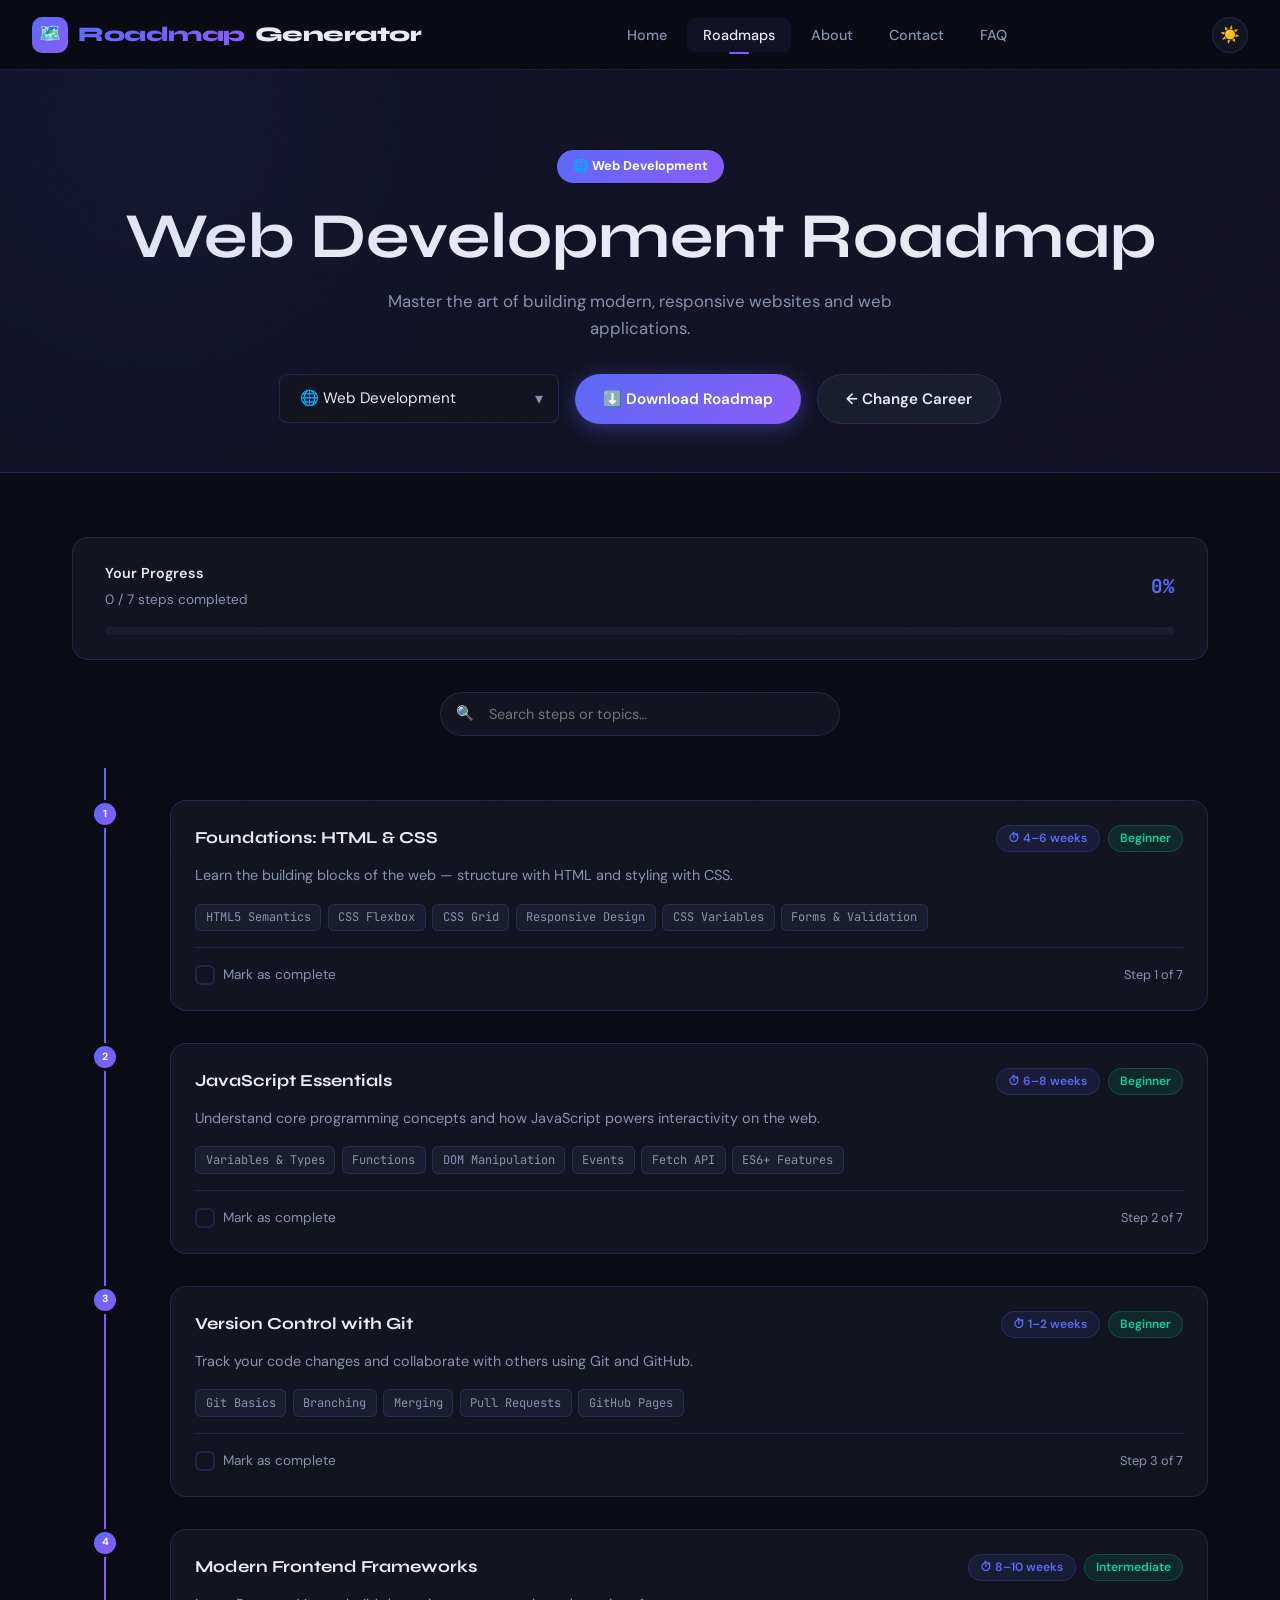
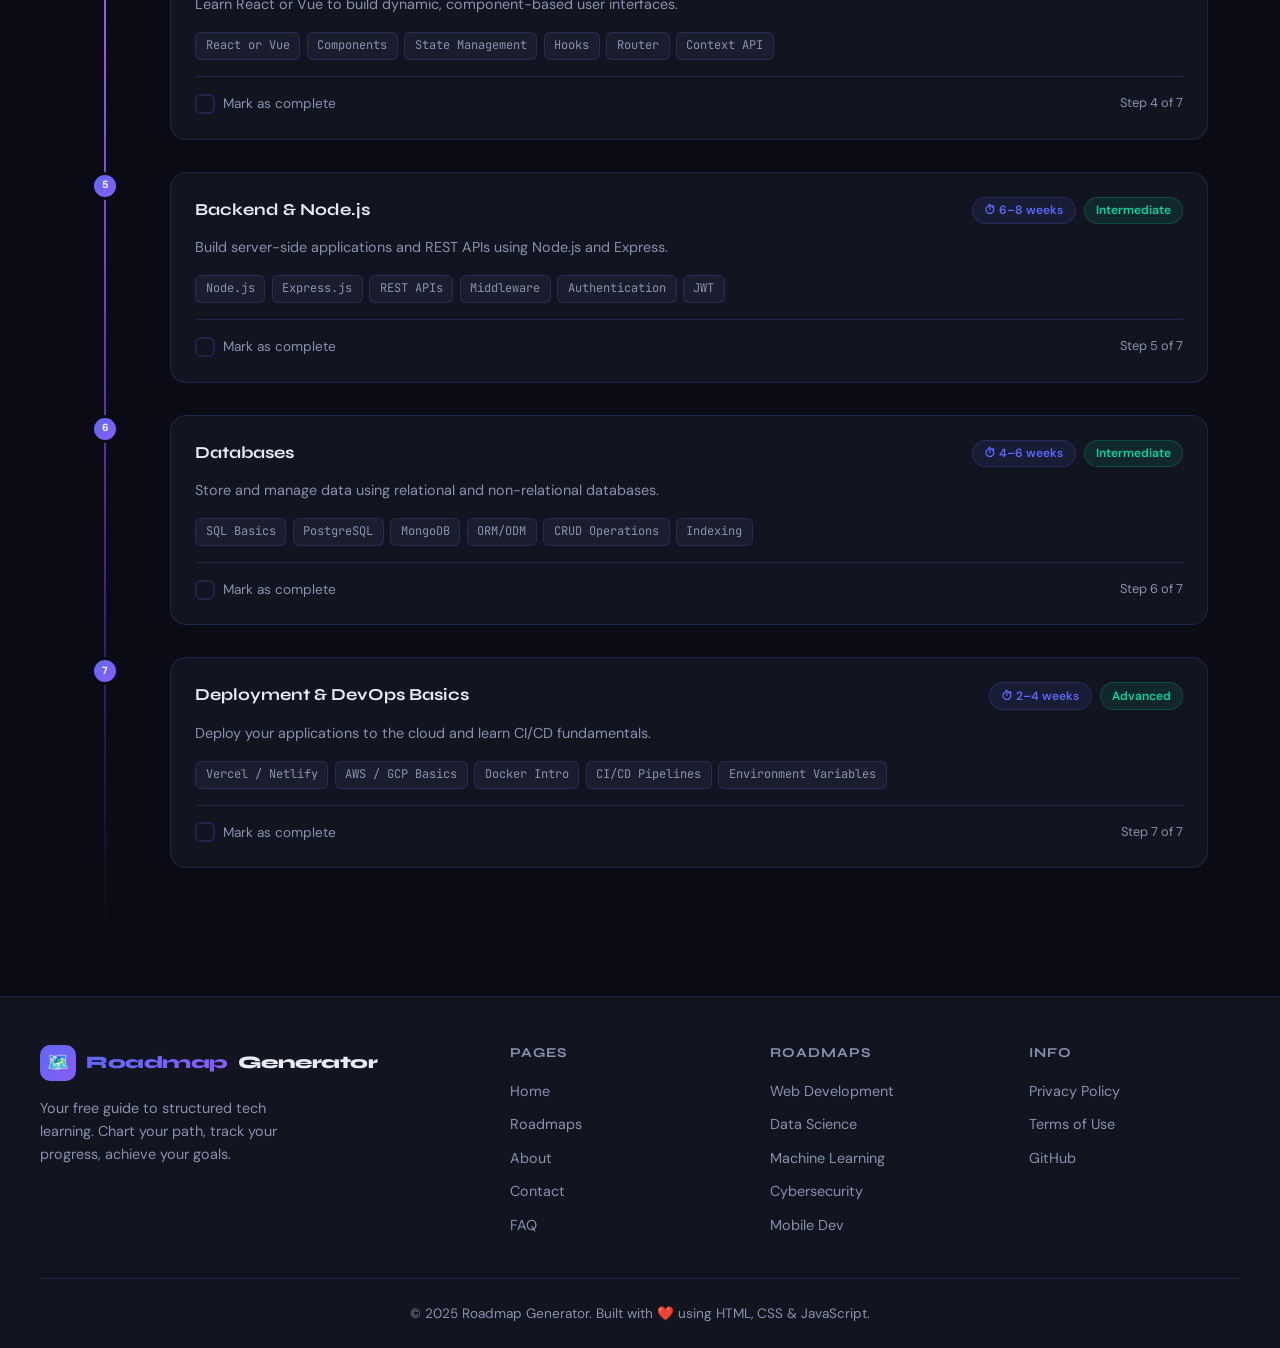
<file: roadmap-generator/roadmap.html>
<!DOCTYPE html>
<html lang="en">
<head>
  <meta charset="UTF-8">
  <meta name="viewport" content="width=device-width, initial-scale=1.0">
  <title>Your Roadmap — Roadmap Generator</title>
  <link rel="preconnect" href="https://fonts.googleapis.com">
  <link rel="preconnect" href="https://fonts.gstatic.com" crossorigin>
  <link href="https://fonts.googleapis.com/css2?family=Syne:wght@400;600;700;800&family=DM+Sans:ital,wght@0,300;0,400;0,500;0,600;1,400&family=JetBrains+Mono:wght@400;600&display=swap" rel="stylesheet">
  <link rel="stylesheet" href="css/style.css">
</head>
<body>

  <!-- NAVBAR -->
  <nav class="navbar">
    <a href="index.html" class="nav-logo">
      <div class="logo-icon">🗺️</div>
      <span>Roadmap</span>Generator
    </a>
    <ul class="nav-links">
      <li><a href="index.html">Home</a></li>
      <li><a href="roadmap.html" class="active">Roadmaps</a></li>
      <li><a href="about.html">About</a></li>
      <li><a href="contact.html">Contact</a></li>
      <li><a href="faq.html">FAQ</a></li>
    </ul>
    <div class="nav-actions">
      <button class="theme-toggle" aria-label="Toggle theme">☀️</button>
      <button class="hamburger" aria-label="Open menu">
        <span></span><span></span><span></span>
      </button>
    </div>
  </nav>

  <!-- MOBILE MENU -->
  <div class="mobile-menu">
    <a href="index.html">🏠 Home</a>
    <a href="roadmap.html" class="active">🗺️ Roadmaps</a>
    <a href="about.html">ℹ️ About</a>
    <a href="contact.html">✉️ Contact</a>
    <a href="faq.html">❓ FAQ</a>
  </div>

  <!-- PAGE HERO -->
  <div class="page-hero">
    <div class="career-badge" id="career-badge">🌐 Web Development</div>
    <h1 id="roadmap-title">Web Development Roadmap</h1>
    <p id="roadmap-desc" style="max-width:600px;margin:0.75rem auto 0;font-size:1.05rem;">Your personalized, step-by-step learning journey.</p>

    <div class="roadmap-controls">
      <div class="select-wrapper" style="max-width:280px;min-width:220px">
        <select id="career-switch" class="hero-select" style="border-radius:var(--radius-sm)">
        </select>
      </div>
      <button class="btn btn-primary" id="download-btn">⬇️ Download Roadmap</button>
      <a href="index.html" class="btn btn-secondary">← Change Career</a>
    </div>
  </div>

  <!-- MAIN CONTENT -->
  <div class="container" style="padding:2rem 2rem 4rem">

    <!-- PROGRESS -->
    <div class="progress-section reveal">
      <div class="progress-header">
        <div>
          <div class="progress-label">Your Progress</div>
          <div style="font-size:0.85rem;color:var(--text-muted);margin-top:0.25rem" id="progress-count">0 / 7 steps completed</div>
        </div>
        <div class="progress-pct" id="progress-pct">0%</div>
      </div>
      <div class="progress-bar-track">
        <div class="progress-bar-fill" id="progress-fill" style="width:0%"></div>
      </div>
    </div>

    <!-- SEARCH -->
    <div class="search-wrapper">
      <input type="text" id="step-search" placeholder="Search steps or topics…">
    </div>

    <!-- ROADMAP TIMELINE -->
    <div id="roadmap-container"></div>

  </div>

  <!-- FOOTER -->
  <footer>
    <div class="footer-grid">
      <div class="footer-brand">
        <div class="nav-logo" style="font-size:1.1rem">
          <div class="logo-icon">🗺️</div>
          <span>Roadmap</span>Generator
        </div>
        <p>Your free guide to structured tech learning. Chart your path, track your progress, achieve your goals.</p>
      </div>
      <div class="footer-col">
        <h4>Pages</h4>
        <ul>
          <li><a href="index.html">Home</a></li>
          <li><a href="roadmap.html">Roadmaps</a></li>
          <li><a href="about.html">About</a></li>
          <li><a href="contact.html">Contact</a></li>
          <li><a href="faq.html">FAQ</a></li>
        </ul>
      </div>
      <div class="footer-col">
        <h4>Roadmaps</h4>
        <ul>
          <li><a href="roadmap.html?career=web-dev">Web Development</a></li>
          <li><a href="roadmap.html?career=data-science">Data Science</a></li>
          <li><a href="roadmap.html?career=machine-learning">Machine Learning</a></li>
          <li><a href="roadmap.html?career=cybersecurity">Cybersecurity</a></li>
          <li><a href="roadmap.html?career=mobile-dev">Mobile Dev</a></li>
        </ul>
      </div>
      <div class="footer-col">
        <h4>Info</h4>
        <ul>
          <li><a href="#">Privacy Policy</a></li>
          <li><a href="#">Terms of Use</a></li>
          <li><a href="#">GitHub</a></li>
        </ul>
      </div>
    </div>
    <div class="footer-bottom">
      <p>© 2025 Roadmap Generator. Built with ❤️ using HTML, CSS & JavaScript.</p>
    </div>
  </footer>

  <script src="js/script.js"></script>

  <!-- Watson Assistant Chat -->
  <script>
    window.watsonAssistantChatOptions = {
      integrationID: "6b8936a1-8582-4b87-83d7-07c305870dae",
      region: "au-syd",
      serviceInstanceID: "b8e806a7-3db3-4eb7-8526-0b4dfb004dbf",
      onLoad: async (instance) => { await instance.render(); }
    };
    setTimeout(function(){
      const t=document.createElement('script');
      t.src="https://web-chat.global.assistant.watson.appdomain.cloud/versions/" + (window.watsonAssistantChatOptions.clientVersion || 'latest') + "/WatsonAssistantChatEntry.js";
      document.head.appendChild(t);
    });
  </script>
</body>
</html>
</file>
<file: roadmap-generator/css/style.css>
/* ===== CSS VARIABLES ===== */
:root {
  --primary: #5b6af8;
  --primary-dark: #4451e8;
  --secondary: #8b5cf6;
  --accent: #06d6a0;
  --bg: #0a0b14;
  --bg-card: #12141f;
  --bg-card2: #1a1d2e;
  --text: #e8eaf6;
  --text-muted: #8892b0;
  --border: rgba(91, 106, 248, 0.2);
  --shadow: 0 8px 32px rgba(0,0,0,0.4);
  --gradient: linear-gradient(135deg, #5b6af8 0%, #8b5cf6 100%);
  --gradient-bg: linear-gradient(135deg, rgba(91,106,248,0.08) 0%, rgba(139,92,246,0.08) 100%);
  --font-display: 'Syne', sans-serif;
  --font-body: 'DM Sans', sans-serif;
  --font-mono: 'JetBrains Mono', monospace;
  --radius: 16px;
  --radius-sm: 8px;
  --transition: 0.3s cubic-bezier(0.4, 0, 0.2, 1);
}

/* Light mode */
body.light {
  --bg: #f0f2ff;
  --bg-card: #ffffff;
  --bg-card2: #f5f7ff;
  --text: #1a1d2e;
  --text-muted: #5a6380;
  --border: rgba(91, 106, 248, 0.2);
  --shadow: 0 8px 32px rgba(91,106,248,0.1);
}

/* ===== RESET & BASE ===== */
*, *::before, *::after { box-sizing: border-box; margin: 0; padding: 0; }

html { scroll-behavior: smooth; }

body {
  font-family: var(--font-body);
  background: var(--bg);
  color: var(--text);
  line-height: 1.6;
  min-height: 100vh;
  overflow-x: hidden;
  transition: background var(--transition), color var(--transition);
}

/* ===== TYPOGRAPHY ===== */
h1, h2, h3, h4 { font-family: var(--font-display); font-weight: 700; line-height: 1.2; }
h1 { font-size: clamp(2rem, 5vw, 4rem); }
h2 { font-size: clamp(1.5rem, 3vw, 2.5rem); }
h3 { font-size: clamp(1.1rem, 2vw, 1.4rem); }
p { color: var(--text-muted); }
a { text-decoration: none; color: inherit; }

/* ===== NOISE OVERLAY ===== */
body::before {
  content: '';
  position: fixed;
  inset: 0;
  background-image: url("data:image/svg+xml,%3Csvg viewBox='0 0 256 256' xmlns='http://www.w3.org/2000/svg'%3E%3Cfilter id='noise'%3E%3CfeTurbulence type='fractalNoise' baseFrequency='0.9' numOctaves='4' stitchTiles='stitch'/%3E%3C/filter%3E%3Crect width='100%25' height='100%25' filter='url(%23noise)' opacity='0.03'/%3E%3C/svg%3E");
  pointer-events: none;
  z-index: 9999;
  opacity: 0.4;
}

/* ===== NAVBAR ===== */
.navbar {
  position: sticky;
  top: 0;
  z-index: 100;
  background: rgba(10, 11, 20, 0.85);
  backdrop-filter: blur(20px);
  -webkit-backdrop-filter: blur(20px);
  border-bottom: 1px solid var(--border);
  padding: 0 2rem;
  height: 70px;
  display: flex;
  align-items: center;
  justify-content: space-between;
  transition: background var(--transition);
}

body.light .navbar {
  background: rgba(240, 242, 255, 0.85);
}

.nav-logo {
  display: flex;
  align-items: center;
  gap: 10px;
  font-family: var(--font-display);
  font-size: 1.3rem;
  font-weight: 800;
  letter-spacing: -0.5px;
}

.nav-logo .logo-icon {
  width: 36px;
  height: 36px;
  background: var(--gradient);
  border-radius: 10px;
  display: flex;
  align-items: center;
  justify-content: center;
  font-size: 1.1rem;
}

.nav-logo span { background: var(--gradient); -webkit-background-clip: text; -webkit-text-fill-color: transparent; }

.nav-links {
  display: flex;
  align-items: center;
  gap: 0.25rem;
  list-style: none;
}

.nav-links a {
  padding: 0.5rem 1rem;
  border-radius: var(--radius-sm);
  font-size: 0.9rem;
  font-weight: 500;
  color: var(--text-muted);
  transition: all var(--transition);
  position: relative;
}

.nav-links a:hover, .nav-links a.active {
  color: var(--text);
  background: var(--gradient-bg);
}

.nav-links a.active::after {
  content: '';
  position: absolute;
  bottom: -2px;
  left: 50%;
  transform: translateX(-50%);
  width: 20px;
  height: 2px;
  background: var(--gradient);
  border-radius: 2px;
}

.nav-actions { display: flex; align-items: center; gap: 1rem; }

.theme-toggle {
  width: 36px;
  height: 36px;
  border-radius: 50%;
  border: 1px solid var(--border);
  background: var(--bg-card);
  color: var(--text);
  cursor: pointer;
  display: flex;
  align-items: center;
  justify-content: center;
  font-size: 1rem;
  transition: all var(--transition);
}

.theme-toggle:hover { border-color: var(--primary); transform: rotate(20deg); }

.hamburger {
  display: none;
  flex-direction: column;
  gap: 5px;
  cursor: pointer;
  padding: 4px;
}

.hamburger span {
  display: block;
  width: 24px;
  height: 2px;
  background: var(--text);
  border-radius: 2px;
  transition: all var(--transition);
}

.hamburger.active span:nth-child(1) { transform: rotate(45deg) translate(5px, 5px); }
.hamburger.active span:nth-child(2) { opacity: 0; }
.hamburger.active span:nth-child(3) { transform: rotate(-45deg) translate(5px, -5px); }

/* Mobile menu */
.mobile-menu {
  display: none;
  position: fixed;
  top: 70px;
  left: 0;
  right: 0;
  background: var(--bg-card);
  border-bottom: 1px solid var(--border);
  padding: 1.5rem;
  z-index: 99;
  flex-direction: column;
  gap: 0.5rem;
  animation: slideDown 0.3s ease;
}

.mobile-menu.open { display: flex; }
.mobile-menu a { padding: 0.75rem 1rem; border-radius: var(--radius-sm); color: var(--text-muted); font-weight: 500; transition: all var(--transition); }
.mobile-menu a:hover, .mobile-menu a.active { color: var(--text); background: var(--gradient-bg); }

/* ===== BUTTONS ===== */
.btn {
  display: inline-flex;
  align-items: center;
  gap: 8px;
  padding: 0.75rem 1.75rem;
  border-radius: 50px;
  font-family: var(--font-body);
  font-size: 0.95rem;
  font-weight: 600;
  cursor: pointer;
  border: none;
  transition: all var(--transition);
  position: relative;
  overflow: hidden;
}

.btn::before {
  content: '';
  position: absolute;
  inset: 0;
  background: rgba(255,255,255,0.1);
  opacity: 0;
  transition: opacity var(--transition);
}

.btn:hover::before { opacity: 1; }

.btn-primary {
  background: var(--gradient);
  color: #fff;
  box-shadow: 0 4px 20px rgba(91,106,248,0.4);
}

.btn-primary:hover { transform: translateY(-2px); box-shadow: 0 8px 30px rgba(91,106,248,0.5); }

.btn-secondary {
  background: var(--bg-card2);
  color: var(--text);
  border: 1px solid var(--border);
}

.btn-secondary:hover { border-color: var(--primary); transform: translateY(-2px); }

.btn-sm { padding: 0.5rem 1.25rem; font-size: 0.85rem; }

/* ===== HERO ===== */
.hero {
  min-height: calc(100vh - 70px);
  display: flex;
  align-items: center;
  justify-content: center;
  text-align: center;
  padding: 4rem 2rem;
  position: relative;
  overflow: hidden;
}

.hero-bg {
  position: absolute;
  inset: 0;
  z-index: 0;
  overflow: hidden;
}

.hero-blob {
  position: absolute;
  border-radius: 50%;
  filter: blur(80px);
  opacity: 0.15;
  animation: float 8s ease-in-out infinite;
}

.hero-blob:nth-child(1) { width: 600px; height: 600px; background: var(--primary); top: -200px; left: -100px; animation-delay: 0s; }
.hero-blob:nth-child(2) { width: 500px; height: 500px; background: var(--secondary); bottom: -150px; right: -100px; animation-delay: 3s; }
.hero-blob:nth-child(3) { width: 300px; height: 300px; background: var(--accent); top: 50%; left: 50%; transform: translate(-50%,-50%); animation-delay: 1.5s; }

.hero-content { position: relative; z-index: 1; max-width: 750px; }

.hero-badge {
  display: inline-flex;
  align-items: center;
  gap: 8px;
  padding: 0.4rem 1rem;
  background: var(--gradient-bg);
  border: 1px solid var(--border);
  border-radius: 50px;
  font-size: 0.8rem;
  font-weight: 600;
  color: var(--primary);
  margin-bottom: 2rem;
  animation: fadeInUp 0.6s ease both;
}

.hero-badge .dot { width: 6px; height: 6px; border-radius: 50%; background: var(--accent); animation: pulse 2s infinite; }

.hero h1 {
  margin-bottom: 1.25rem;
  animation: fadeInUp 0.6s ease 0.1s both;
}

.hero h1 .highlight {
  background: var(--gradient);
  -webkit-background-clip: text;
  -webkit-text-fill-color: transparent;
  display: block;
}

.hero p {
  font-size: 1.15rem;
  margin-bottom: 2.5rem;
  max-width: 550px;
  margin-left: auto;
  margin-right: auto;
  animation: fadeInUp 0.6s ease 0.2s both;
}

.hero-form {
  display: flex;
  gap: 1rem;
  justify-content: center;
  flex-wrap: wrap;
  animation: fadeInUp 0.6s ease 0.3s both;
}

.select-wrapper {
  position: relative;
  flex: 1;
  min-width: 240px;
  max-width: 360px;
}

.select-wrapper::after {
  content: '▾';
  position: absolute;
  right: 1rem;
  top: 50%;
  transform: translateY(-50%);
  color: var(--text-muted);
  pointer-events: none;
}

.hero-select {
  width: 100%;
  padding: 0.85rem 2.5rem 0.85rem 1.25rem;
  background: var(--bg-card);
  border: 1px solid var(--border);
  border-radius: 50px;
  color: var(--text);
  font-family: var(--font-body);
  font-size: 0.95rem;
  cursor: pointer;
  appearance: none;
  transition: all var(--transition);
}

.hero-select:focus { outline: none; border-color: var(--primary); box-shadow: 0 0 0 3px rgba(91,106,248,0.2); }

/* ===== FEATURES SECTION ===== */
.section { padding: 6rem 2rem; }
.section-header { text-align: center; margin-bottom: 4rem; }
.section-tag {
  display: inline-block;
  font-family: var(--font-mono);
  font-size: 0.75rem;
  color: var(--primary);
  letter-spacing: 2px;
  text-transform: uppercase;
  margin-bottom: 1rem;
}

.section-header h2 { margin-bottom: 1rem; }

.container { max-width: 1200px; margin: 0 auto; }

.grid-3 { display: grid; grid-template-columns: repeat(auto-fit, minmax(280px, 1fr)); gap: 1.5rem; }
.grid-2 { display: grid; grid-template-columns: repeat(auto-fit, minmax(320px, 1fr)); gap: 1.5rem; }

.card {
  background: var(--bg-card);
  border: 1px solid var(--border);
  border-radius: var(--radius);
  padding: 2rem;
  transition: all var(--transition);
  position: relative;
  overflow: hidden;
}

.card::before {
  content: '';
  position: absolute;
  top: 0;
  left: 0;
  right: 0;
  height: 2px;
  background: var(--gradient);
  transform: scaleX(0);
  transform-origin: left;
  transition: transform var(--transition);
}

.card:hover { transform: translateY(-4px); box-shadow: var(--shadow); border-color: rgba(91,106,248,0.4); }
.card:hover::before { transform: scaleX(1); }

.card-icon {
  width: 52px;
  height: 52px;
  border-radius: 14px;
  background: var(--gradient-bg);
  border: 1px solid var(--border);
  display: flex;
  align-items: center;
  justify-content: center;
  font-size: 1.5rem;
  margin-bottom: 1.25rem;
}

.card h3 { margin-bottom: 0.75rem; }

/* ===== STATS ===== */
.stats-bar {
  background: var(--bg-card);
  border-top: 1px solid var(--border);
  border-bottom: 1px solid var(--border);
  padding: 2.5rem 2rem;
}

.stats-grid { display: grid; grid-template-columns: repeat(auto-fit, minmax(150px, 1fr)); gap: 2rem; text-align: center; }

.stat-item { }
.stat-num {
  font-family: var(--font-display);
  font-size: 2.5rem;
  font-weight: 800;
  background: var(--gradient);
  -webkit-background-clip: text;
  -webkit-text-fill-color: transparent;
}

.stat-label { font-size: 0.85rem; color: var(--text-muted); margin-top: 0.25rem; }

/* ===== FOOTER ===== */
footer {
  background: var(--bg-card);
  border-top: 1px solid var(--border);
  padding: 3rem 2rem 1.5rem;
}

.footer-grid {
  display: grid;
  grid-template-columns: 2fr repeat(3, 1fr);
  gap: 3rem;
  max-width: 1200px;
  margin: 0 auto 2rem;
}

.footer-brand p { margin-top: 1rem; font-size: 0.9rem; max-width: 280px; }

.footer-col h4 {
  font-size: 0.85rem;
  letter-spacing: 1px;
  text-transform: uppercase;
  color: var(--text-muted);
  margin-bottom: 1rem;
}

.footer-col ul { list-style: none; }
.footer-col ul li { margin-bottom: 0.5rem; }
.footer-col ul a { font-size: 0.9rem; color: var(--text-muted); transition: color var(--transition); }
.footer-col ul a:hover { color: var(--primary); }

.footer-bottom {
  border-top: 1px solid var(--border);
  padding-top: 1.5rem;
  text-align: center;
  font-size: 0.85rem;
  color: var(--text-muted);
  max-width: 1200px;
  margin: 0 auto;
}

/* ===== ROADMAP PAGE ===== */
.page-hero {
  padding: 5rem 2rem 3rem;
  text-align: center;
  background: var(--gradient-bg);
  border-bottom: 1px solid var(--border);
  position: relative;
  overflow: hidden;
}

.page-hero::before {
  content: '';
  position: absolute;
  width: 500px;
  height: 500px;
  border-radius: 50%;
  background: var(--primary);
  filter: blur(120px);
  opacity: 0.05;
  top: -200px;
  left: -100px;
}

.career-badge {
  display: inline-flex;
  align-items: center;
  gap: 8px;
  padding: 0.4rem 1rem;
  background: var(--gradient);
  border-radius: 50px;
  font-size: 0.8rem;
  font-weight: 700;
  color: #fff;
  margin-bottom: 1rem;
}

.roadmap-controls {
  display: flex;
  gap: 1rem;
  justify-content: center;
  flex-wrap: wrap;
  margin-top: 2rem;
}

/* Progress bar */
.progress-section {
  background: var(--bg-card);
  border: 1px solid var(--border);
  border-radius: var(--radius);
  padding: 1.5rem 2rem;
  margin: 2rem 0;
}

.progress-header { display: flex; justify-content: space-between; align-items: center; margin-bottom: 1rem; }
.progress-label { font-weight: 600; font-size: 0.9rem; }
.progress-pct { font-family: var(--font-mono); font-size: 1.2rem; color: var(--primary); font-weight: 700; }

.progress-bar-track {
  height: 8px;
  background: var(--bg-card2);
  border-radius: 50px;
  overflow: hidden;
}

.progress-bar-fill {
  height: 100%;
  background: var(--gradient);
  border-radius: 50px;
  transition: width 0.6s cubic-bezier(0.4, 0, 0.2, 1);
  position: relative;
}

.progress-bar-fill::after {
  content: '';
  position: absolute;
  inset: 0;
  background: linear-gradient(90deg, transparent, rgba(255,255,255,0.3), transparent);
  animation: shimmer 2s infinite;
}

/* Timeline */
.timeline { position: relative; padding: 2rem 0; }

.timeline::before {
  content: '';
  position: absolute;
  left: 32px;
  top: 0;
  bottom: 0;
  width: 2px;
  background: linear-gradient(to bottom, var(--primary), var(--secondary), transparent);
}

.timeline-item {
  display: flex;
  gap: 2rem;
  margin-bottom: 2rem;
  animation: fadeInUp 0.5s ease both;
}

.timeline-marker {
  position: relative;
  flex-shrink: 0;
  width: 66px;
  display: flex;
  justify-content: center;
}

.timeline-dot {
  width: 28px;
  height: 28px;
  border-radius: 50%;
  background: var(--gradient);
  border: 3px solid var(--bg);
  display: flex;
  align-items: center;
  justify-content: center;
  font-size: 0.65rem;
  font-weight: 700;
  color: #fff;
  z-index: 1;
  transition: all var(--transition);
}

.timeline-dot.completed { background: var(--accent); }

.timeline-card {
  flex: 1;
  background: var(--bg-card);
  border: 1px solid var(--border);
  border-radius: var(--radius);
  padding: 1.5rem;
  transition: all var(--transition);
}

.timeline-card:hover { border-color: rgba(91,106,248,0.4); transform: translateX(4px); }

.step-header { display: flex; align-items: flex-start; justify-content: space-between; gap: 1rem; flex-wrap: wrap; margin-bottom: 0.75rem; }
.step-title { font-family: var(--font-display); font-size: 1.05rem; font-weight: 700; }
.step-meta { display: flex; gap: 0.5rem; flex-wrap: wrap; }

.badge {
  padding: 0.2rem 0.7rem;
  border-radius: 50px;
  font-size: 0.75rem;
  font-weight: 600;
}

.badge-duration { background: rgba(91,106,248,0.1); color: var(--primary); border: 1px solid rgba(91,106,248,0.2); }
.badge-level { background: rgba(6,214,160,0.1); color: var(--accent); border: 1px solid rgba(6,214,160,0.2); }

.step-desc { font-size: 0.9rem; color: var(--text-muted); margin-bottom: 1rem; }

.step-topics { display: flex; flex-wrap: wrap; gap: 0.4rem; }
.topic-chip {
  padding: 0.2rem 0.6rem;
  background: var(--bg-card2);
  border: 1px solid var(--border);
  border-radius: 6px;
  font-size: 0.75rem;
  color: var(--text-muted);
  font-family: var(--font-mono);
  transition: all var(--transition);
}

.topic-chip:hover { border-color: var(--primary); color: var(--primary); }

.step-footer { display: flex; align-items: center; justify-content: space-between; margin-top: 1rem; padding-top: 1rem; border-top: 1px solid var(--border); }

.step-check {
  display: flex;
  align-items: center;
  gap: 0.5rem;
  cursor: pointer;
  font-size: 0.85rem;
  color: var(--text-muted);
  user-select: none;
}

.step-check input[type="checkbox"] { display: none; }

.check-custom {
  width: 20px;
  height: 20px;
  border: 2px solid var(--border);
  border-radius: 6px;
  display: flex;
  align-items: center;
  justify-content: center;
  transition: all var(--transition);
  flex-shrink: 0;
}

.step-check input:checked + .check-custom {
  background: var(--accent);
  border-color: var(--accent);
}

.step-check input:checked + .check-custom::after { content: '✓'; font-size: 0.7rem; color: #fff; font-weight: 700; }

.timeline-item.done .timeline-card {
  border-color: rgba(6,214,160,0.3);
  background: rgba(6,214,160,0.02);
}

/* Search */
.search-wrapper {
  position: relative;
  max-width: 400px;
  margin: 0 auto 2rem;
}

.search-wrapper input {
  width: 100%;
  padding: 0.75rem 1rem 0.75rem 3rem;
  background: var(--bg-card);
  border: 1px solid var(--border);
  border-radius: 50px;
  color: var(--text);
  font-family: var(--font-body);
  font-size: 0.9rem;
  transition: all var(--transition);
}

.search-wrapper input:focus { outline: none; border-color: var(--primary); box-shadow: 0 0 0 3px rgba(91,106,248,0.15); }
.search-wrapper::before { content: '🔍'; position: absolute; left: 1rem; top: 50%; transform: translateY(-50%); font-size: 0.9rem; }

/* ===== ABOUT PAGE ===== */
.mission-grid {
  display: grid;
  grid-template-columns: 1fr 1fr;
  gap: 1.5rem;
}

.mission-card { background: var(--bg-card); border: 1px solid var(--border); border-radius: var(--radius); padding: 2rem; }
.mission-icon { font-size: 2rem; margin-bottom: 1rem; }

.steps-flow { display: flex; gap: 0; position: relative; }
.steps-flow::before {
  content: '';
  position: absolute;
  top: 32px;
  left: 10%;
  width: 80%;
  height: 2px;
  background: var(--gradient);
  z-index: 0;
}

.step-flow-item { flex: 1; text-align: center; position: relative; z-index: 1; padding: 0 1rem; }
.step-flow-num {
  width: 64px;
  height: 64px;
  border-radius: 50%;
  background: var(--gradient);
  color: #fff;
  font-family: var(--font-display);
  font-size: 1.4rem;
  font-weight: 800;
  display: flex;
  align-items: center;
  justify-content: center;
  margin: 0 auto 1rem;
  box-shadow: 0 4px 20px rgba(91,106,248,0.4);
}

.tech-grid { display: flex; flex-wrap: wrap; gap: 1rem; }
.tech-badge {
  display: flex;
  align-items: center;
  gap: 0.75rem;
  padding: 0.75rem 1.25rem;
  background: var(--bg-card);
  border: 1px solid var(--border);
  border-radius: var(--radius-sm);
  font-weight: 600;
  font-size: 0.9rem;
  transition: all var(--transition);
}

.tech-badge:hover { border-color: var(--primary); transform: translateY(-2px); }
.tech-badge .tech-emoji { font-size: 1.4rem; }

/* ===== CONTACT PAGE ===== */
.contact-grid { display: grid; grid-template-columns: 1fr 1.5fr; gap: 3rem; align-items: start; }

.contact-info { display: flex; flex-direction: column; gap: 1.5rem; }
.contact-item { display: flex; gap: 1rem; align-items: flex-start; }
.contact-item-icon {
  width: 44px;
  height: 44px;
  border-radius: 12px;
  background: var(--gradient-bg);
  border: 1px solid var(--border);
  display: flex;
  align-items: center;
  justify-content: center;
  font-size: 1.2rem;
  flex-shrink: 0;
}

.contact-item h4 { margin-bottom: 0.25rem; font-size: 0.95rem; }
.contact-item p { font-size: 0.9rem; }

.form-card { background: var(--bg-card); border: 1px solid var(--border); border-radius: var(--radius); padding: 2.5rem; }

.form-group { margin-bottom: 1.5rem; }
.form-group label { display: block; font-size: 0.85rem; font-weight: 600; margin-bottom: 0.5rem; color: var(--text-muted); text-transform: uppercase; letter-spacing: 0.5px; }

.form-group input,
.form-group textarea {
  width: 100%;
  padding: 0.85rem 1.25rem;
  background: var(--bg-card2);
  border: 1px solid var(--border);
  border-radius: var(--radius-sm);
  color: var(--text);
  font-family: var(--font-body);
  font-size: 0.95rem;
  transition: all var(--transition);
}

.form-group input:focus,
.form-group textarea:focus {
  outline: none;
  border-color: var(--primary);
  box-shadow: 0 0 0 3px rgba(91,106,248,0.15);
}

.form-group textarea { min-height: 140px; resize: vertical; }

.form-error { display: none; font-size: 0.8rem; color: #f87171; margin-top: 0.4rem; }
.form-group.invalid .form-error { display: block; }
.form-group.invalid input,
.form-group.invalid textarea { border-color: #f87171; }

.success-message {
  display: none;
  text-align: center;
  padding: 2rem;
}

.success-message.show { display: block; animation: fadeInUp 0.5s ease; }
.success-icon { font-size: 3rem; margin-bottom: 1rem; }
.success-message h3 { margin-bottom: 0.5rem; }

/* ===== FAQ PAGE ===== */
.faq-list { max-width: 800px; margin: 0 auto; display: flex; flex-direction: column; gap: 1rem; }

.faq-item {
  background: var(--bg-card);
  border: 1px solid var(--border);
  border-radius: var(--radius);
  overflow: hidden;
  transition: all var(--transition);
}

.faq-item.open { border-color: rgba(91,106,248,0.4); }

.faq-question {
  width: 100%;
  padding: 1.5rem 2rem;
  background: none;
  border: none;
  color: var(--text);
  font-family: var(--font-display);
  font-size: 1rem;
  font-weight: 700;
  text-align: left;
  cursor: pointer;
  display: flex;
  justify-content: space-between;
  align-items: center;
  gap: 1rem;
  transition: all var(--transition);
}

.faq-question:hover { color: var(--primary); }

.faq-icon {
  width: 28px;
  height: 28px;
  border-radius: 50%;
  background: var(--gradient-bg);
  border: 1px solid var(--border);
  display: flex;
  align-items: center;
  justify-content: center;
  font-size: 1rem;
  flex-shrink: 0;
  transition: transform var(--transition);
}

.faq-item.open .faq-icon { transform: rotate(45deg); background: var(--gradient); color: #fff; border-color: transparent; }

.faq-answer {
  max-height: 0;
  overflow: hidden;
  transition: max-height 0.4s cubic-bezier(0.4, 0, 0.2, 1);
}

.faq-item.open .faq-answer { max-height: 400px; }

.faq-answer p {
  padding: 0 2rem 1.5rem;
  line-height: 1.8;
  font-size: 0.95rem;
}

/* ===== ANIMATIONS ===== */
@keyframes fadeInUp {
  from { opacity: 0; transform: translateY(24px); }
  to { opacity: 1; transform: translateY(0); }
}

@keyframes slideDown {
  from { opacity: 0; transform: translateY(-10px); }
  to { opacity: 1; transform: translateY(0); }
}

@keyframes float {
  0%, 100% { transform: translateY(0px) scale(1); }
  50% { transform: translateY(-30px) scale(1.05); }
}

@keyframes pulse {
  0%, 100% { opacity: 1; transform: scale(1); }
  50% { opacity: 0.5; transform: scale(1.2); }
}

@keyframes shimmer {
  0% { transform: translateX(-100%); }
  100% { transform: translateX(100%); }
}

.reveal {
  opacity: 0;
  transform: translateY(30px);
  transition: opacity 0.6s ease, transform 0.6s ease;
}

.reveal.visible { opacity: 1; transform: translateY(0); }

/* ===== RESPONSIVE ===== */
@media (max-width: 900px) {
  .footer-grid { grid-template-columns: 1fr 1fr; }
  .contact-grid { grid-template-columns: 1fr; }
  .mission-grid { grid-template-columns: 1fr; }
  .steps-flow { flex-direction: column; }
  .steps-flow::before { display: none; }
}

@media (max-width: 768px) {
  .nav-links, .nav-actions .theme-toggle { display: none; }
  .hamburger { display: flex; }
  .nav-actions { gap: 0.5rem; }
  .footer-grid { grid-template-columns: 1fr; gap: 2rem; }
  .hero-form { flex-direction: column; align-items: center; }
  .select-wrapper { max-width: 100%; }
  .timeline::before { left: 20px; }
  .timeline-marker { width: 42px; }
}

@media (max-width: 480px) {
  .section { padding: 4rem 1.25rem; }
  .page-hero { padding: 3rem 1.25rem 2rem; }
  .roadmap-controls { flex-direction: column; }
}
</file>
